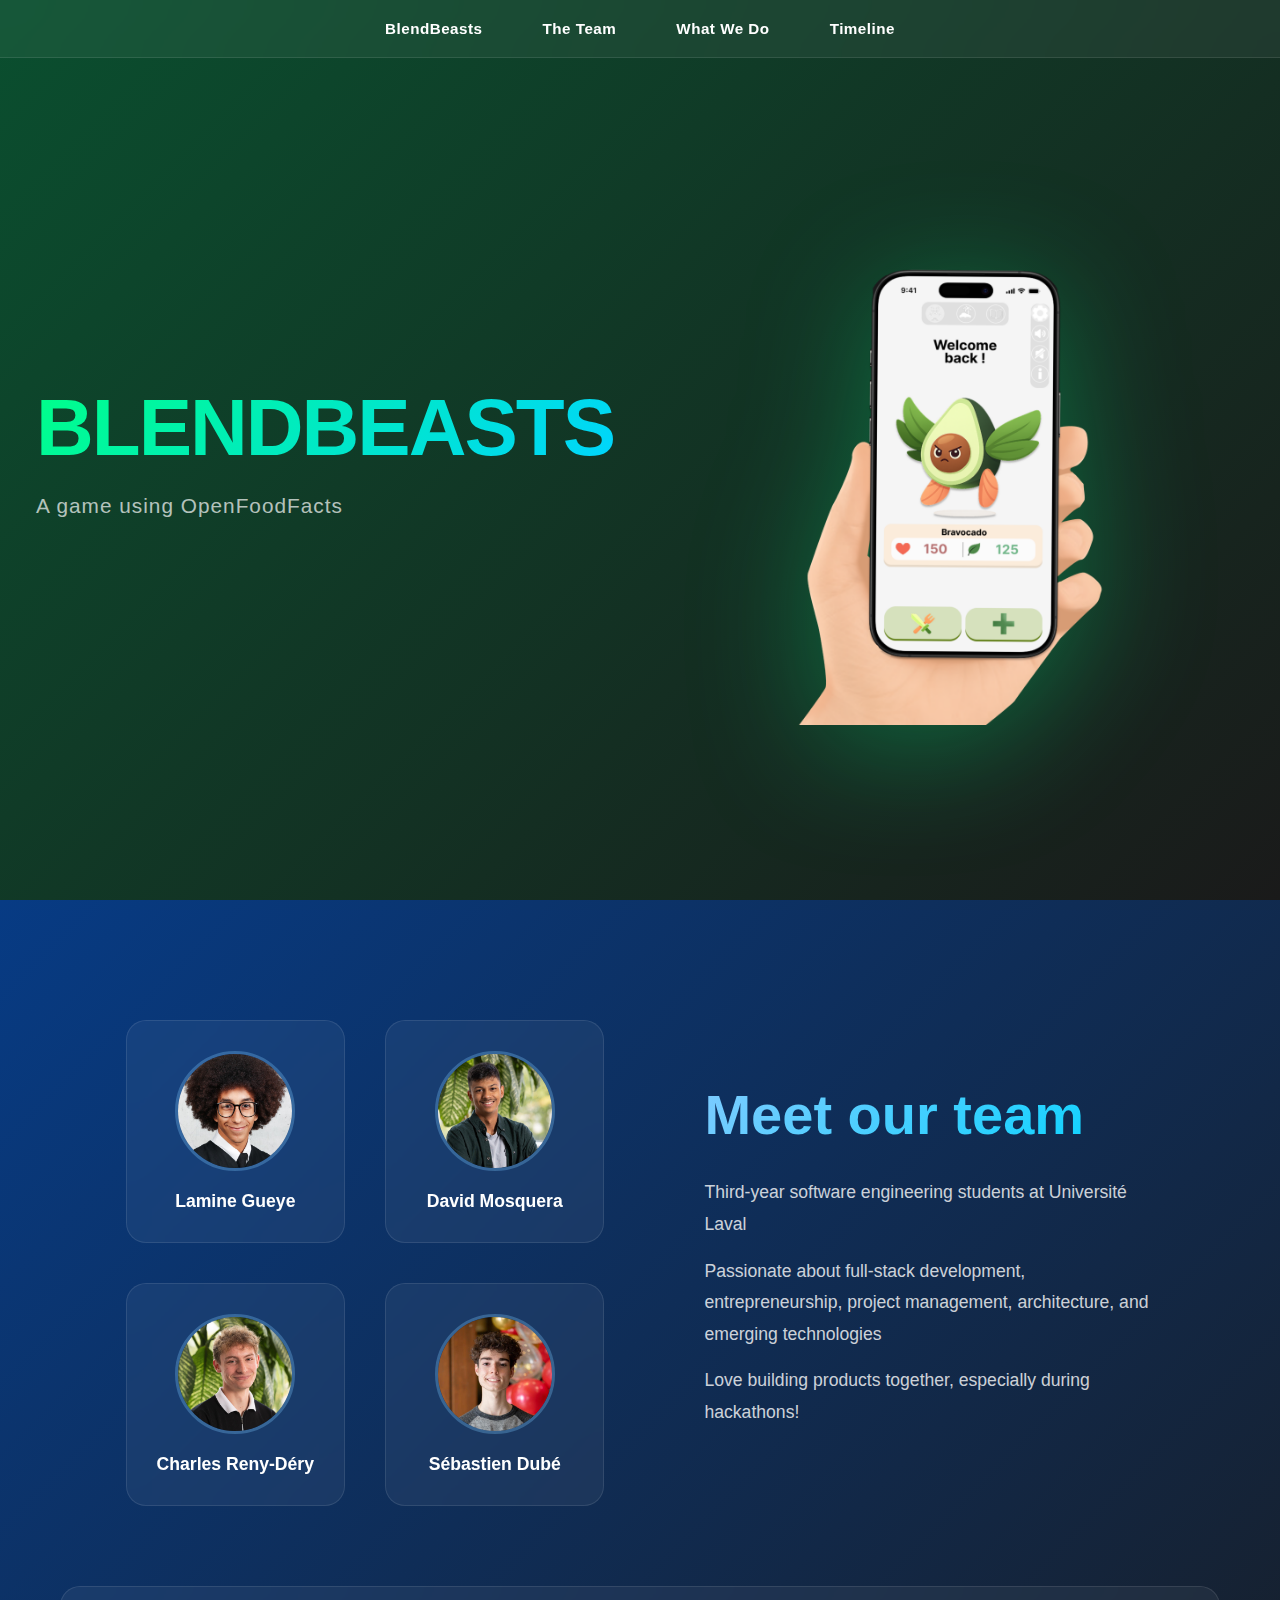
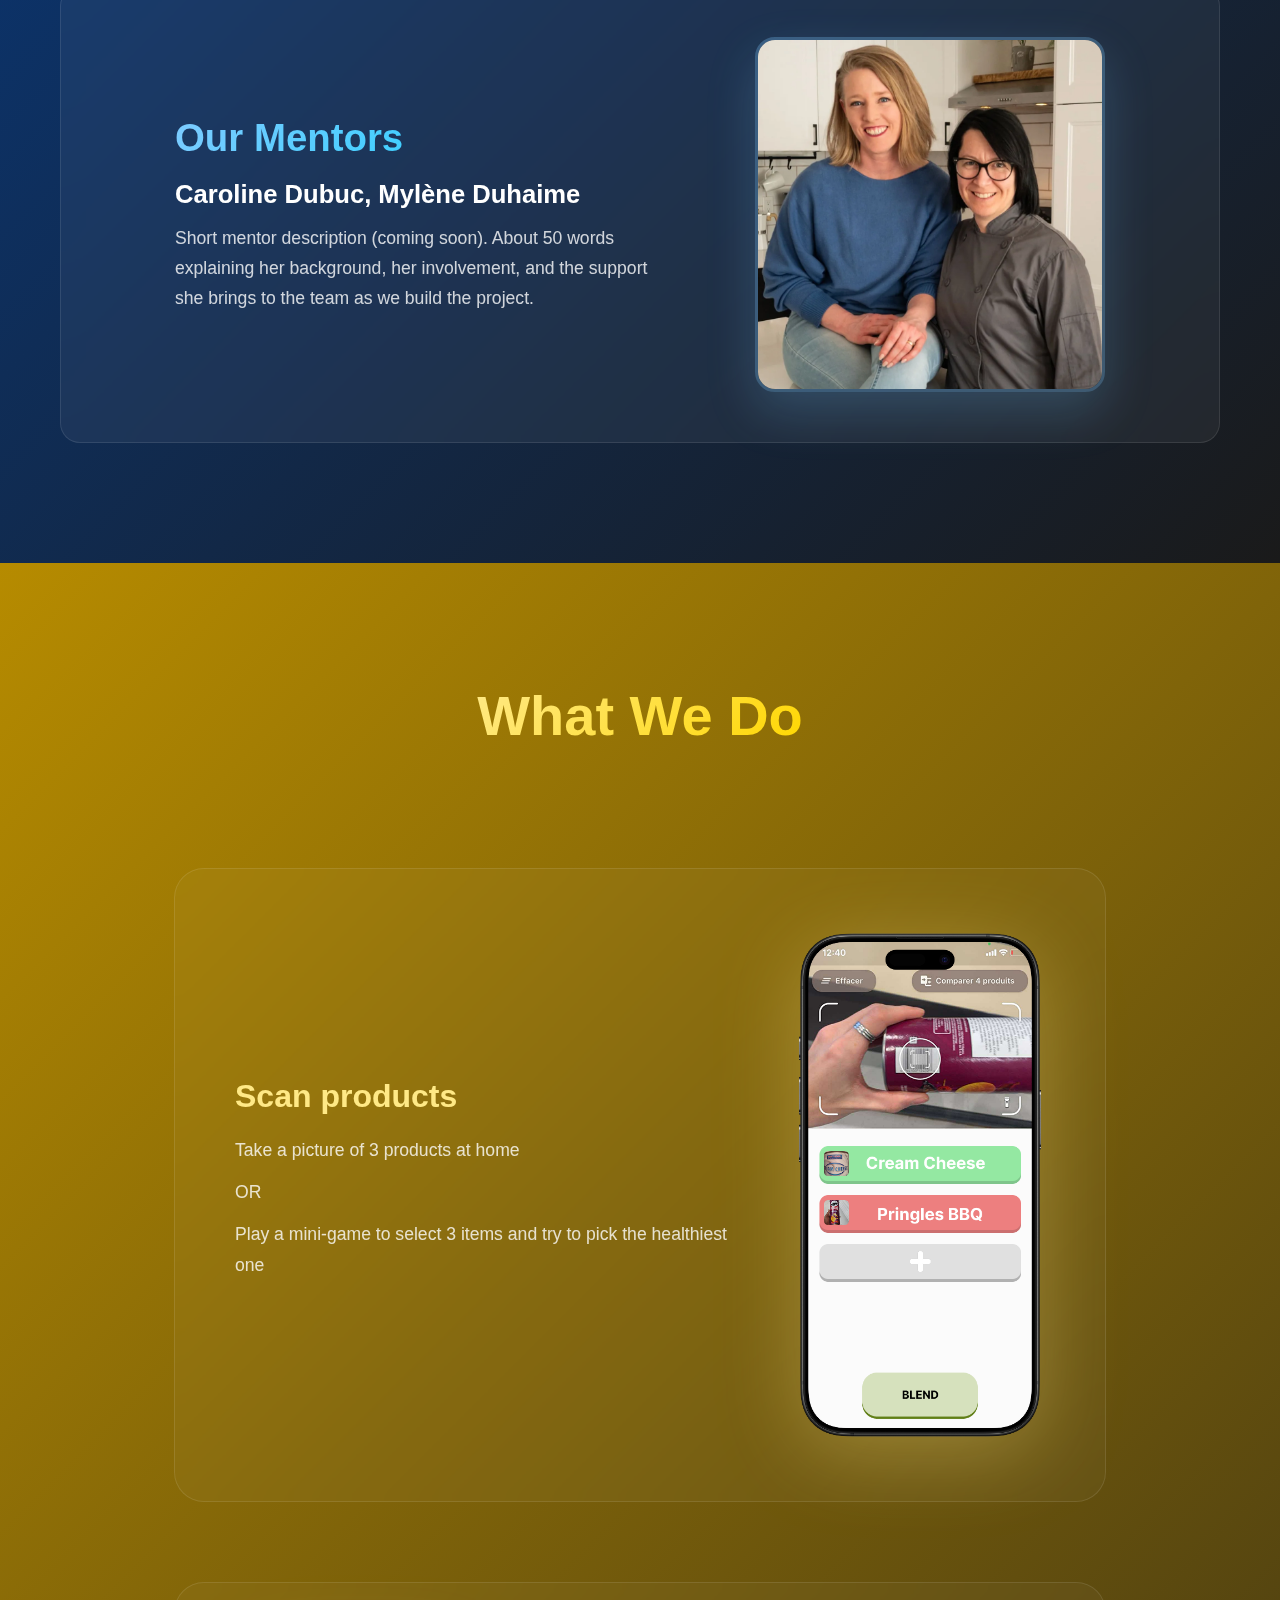
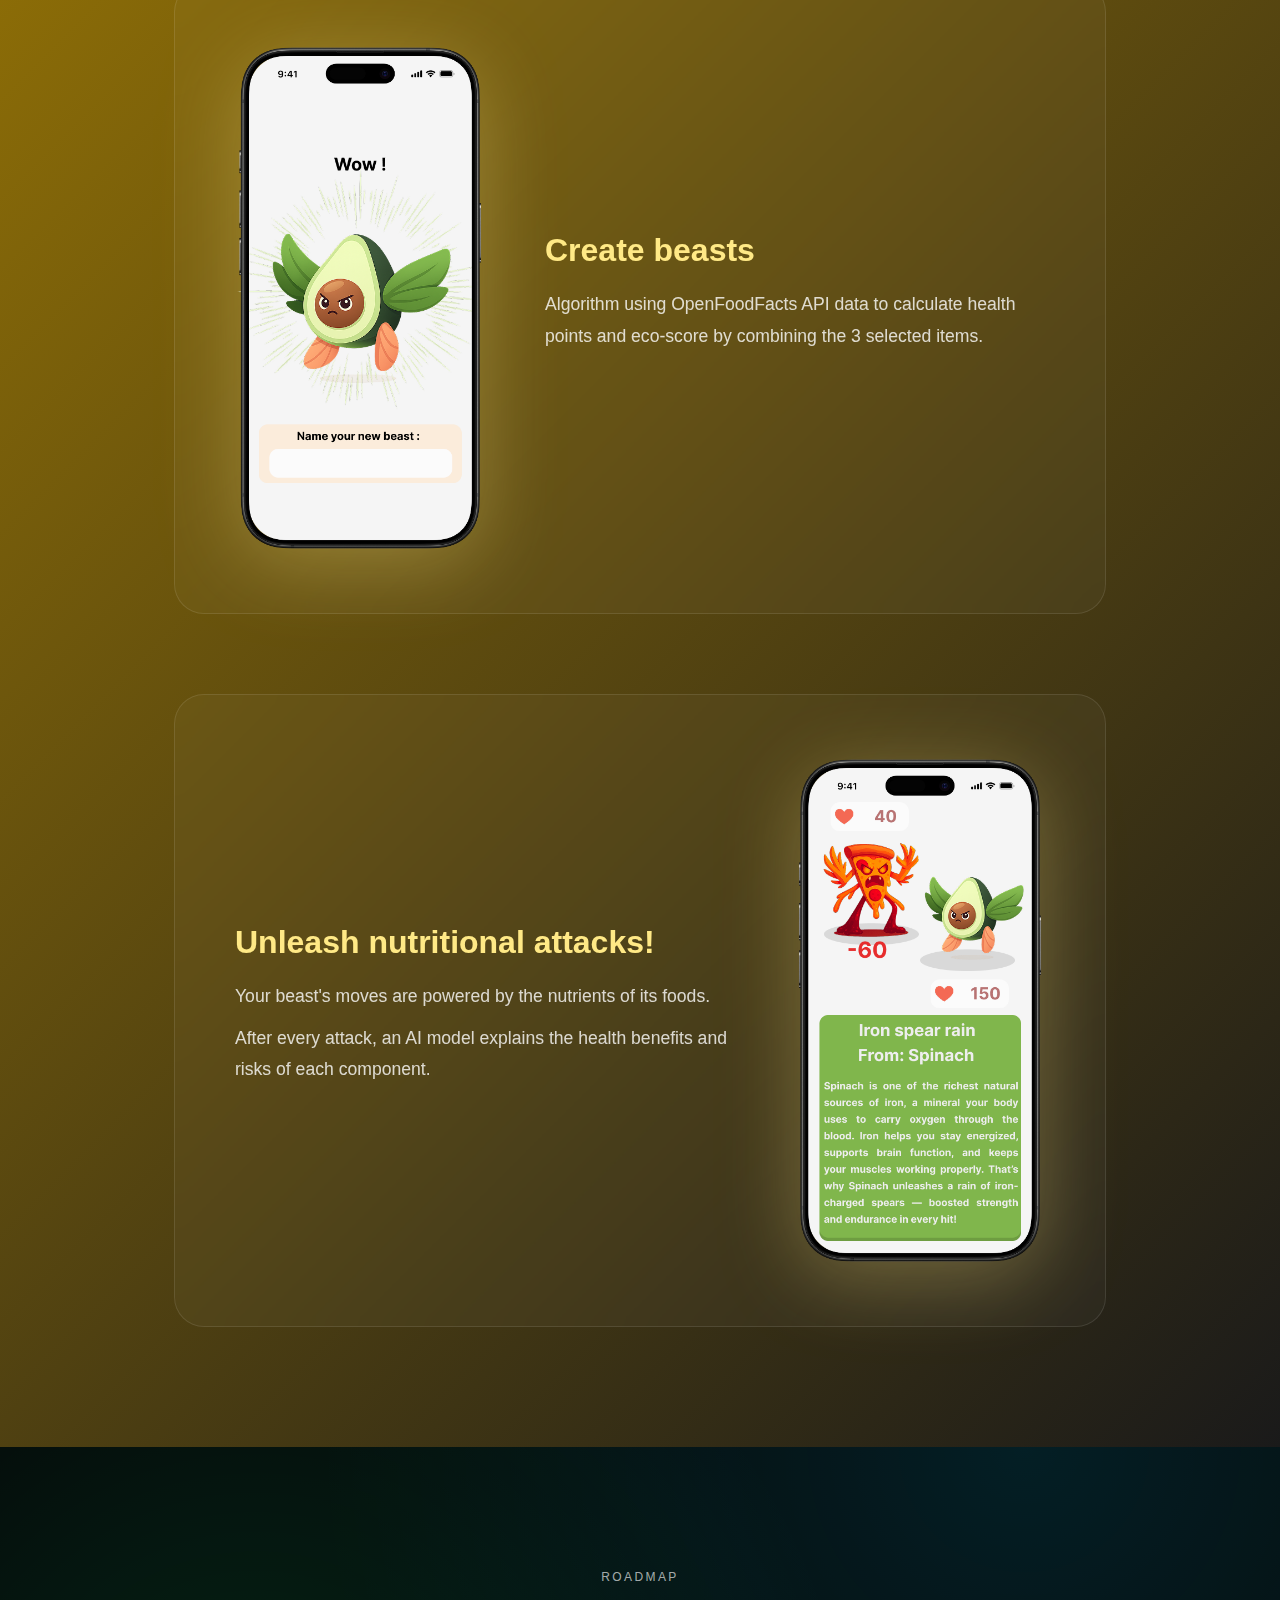
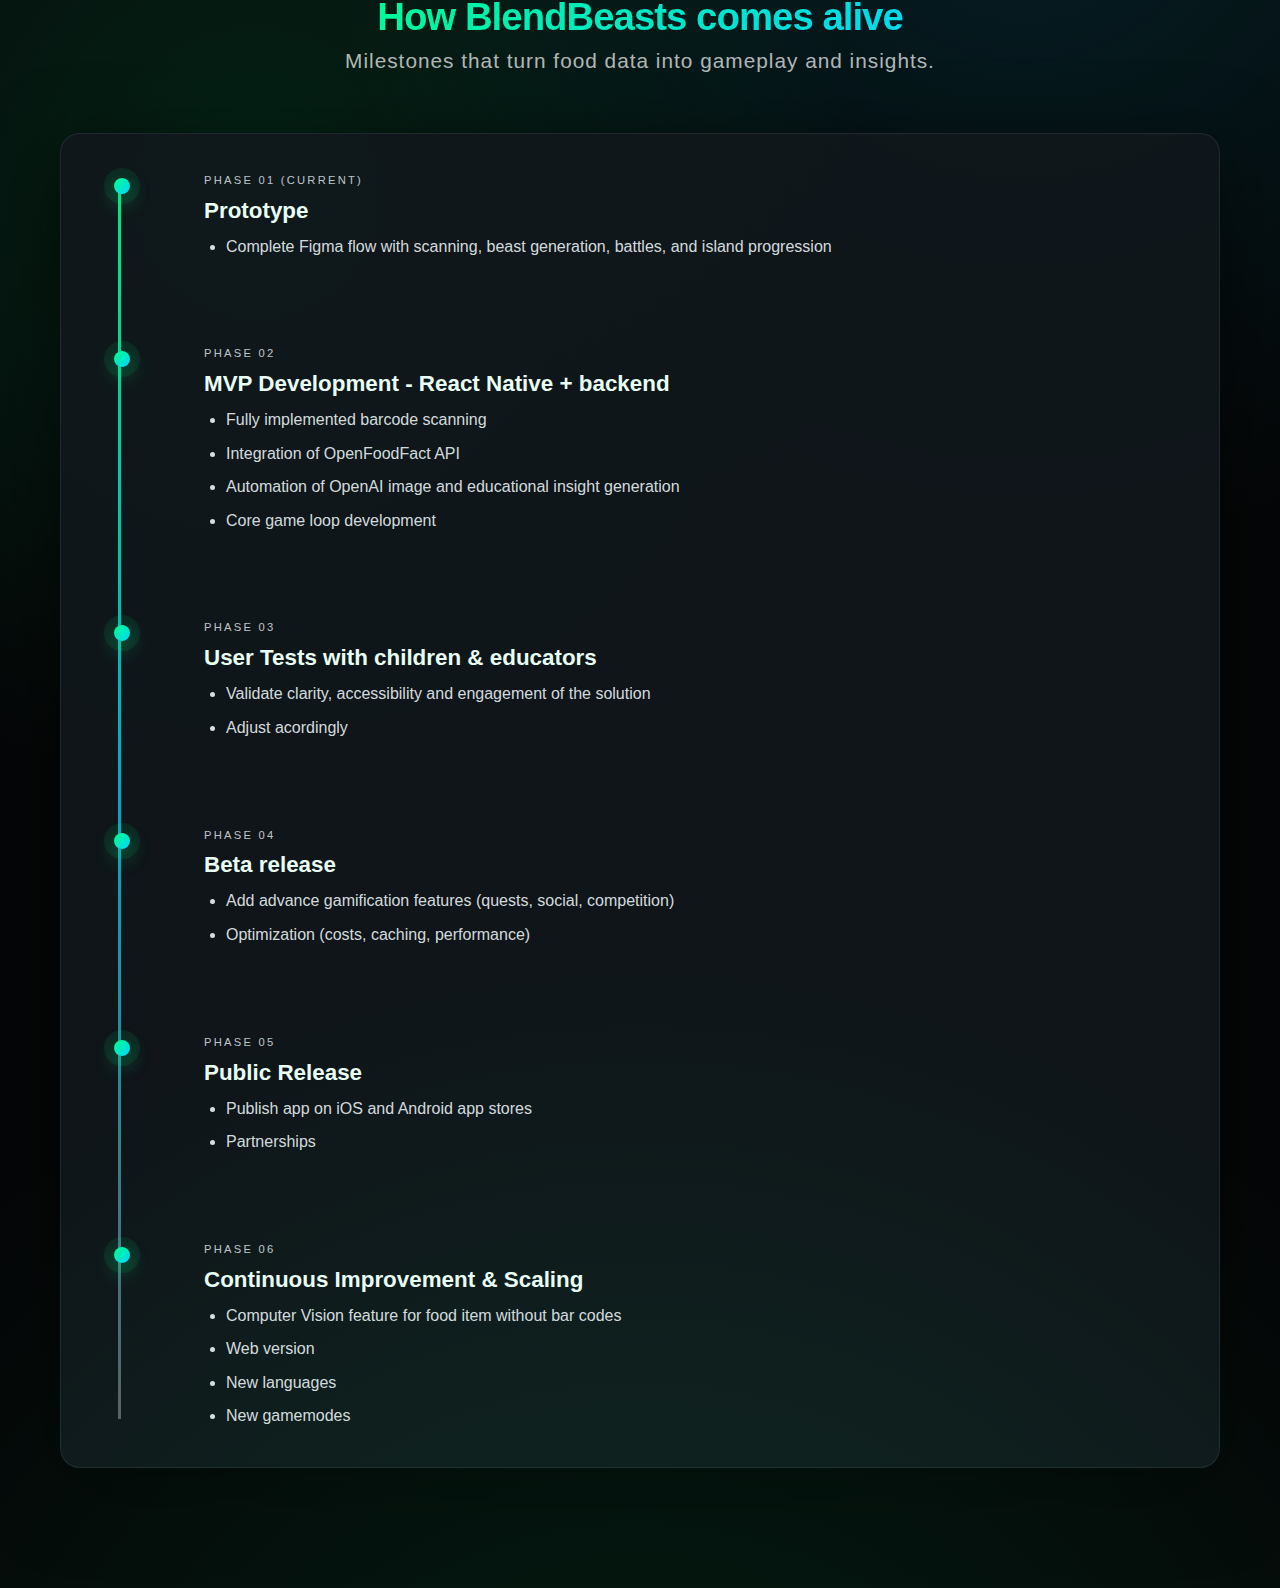
<file: index.html>
<!DOCTYPE html>
<html lang="fr">
  <head>
    <meta charset="UTF-8" />
    <meta name="viewport" content="width=device-width, initial-scale=1.0" />
    <title>BlendBeasts - App Mobile</title>
    <link rel="stylesheet" href="timeline.css" />
    <style>
      * {
        margin: 0;
        padding: 0;
        box-sizing: border-box;
      }

      body {
        font-family: "Segoe UI", Tahoma, Geneva, Verdana, sans-serif;
        scroll-behavior: smooth;
        background: #0a0a0a;
        color: #fff;
        overflow-x: hidden;
      }

      /* Header moderne avec effet glassmorphism */
      header {
        position: fixed;
        top: 0;
        left: 0;
        right: 0;
        background: rgba(255, 255, 255, 0.05);
        backdrop-filter: blur(20px);
        border-bottom: 1px solid rgba(255, 255, 255, 0.1);
        padding: 20px 60px;
        display: flex;
        justify-content: center;
        gap: 60px;
        z-index: 1000;
        transition: all 0.3s ease;
      }

      header a {
        text-decoration: none;
        color: #fff;
        font-weight: 600;
        font-size: 0.95rem;
        letter-spacing: 0.5px;
        position: relative;
        transition: color 0.3s ease;
      }

      header a::after {
        content: "";
        position: absolute;
        bottom: -5px;
        left: 0;
        width: 0;
        height: 2px;
        background: linear-gradient(90deg, #00ff88, #00d4ff);
        transition: width 0.3s ease;
      }

      header a:hover {
        color: #00ff88;
      }

      header a:hover::after {
        width: 100%;
      }

      section {
        min-height: 100vh;
        display: flex;
        align-items: center;
        justify-content: center;
        padding: 120px 60px;
        position: relative;
      }

      /* Hero Section avec gradient animé */
      #main {
        background: linear-gradient(
          135deg,
          #0a4f2f 0%,
          #1a1a1a 50%,
          #0a4f2f 100%
        );
        background-size: 200% 200%;
        animation: gradientShift 15s ease infinite;
        display: flex;
        flex-direction: row;
        align-items: center;
        justify-content: center;
        gap: 80px;
        padding: 140px 60px;
      }

      @keyframes gradientShift {
        0% {
          background-position: 0% 50%;
        }
        50% {
          background-position: 100% 50%;
        }
        100% {
          background-position: 0% 50%;
        }
      }

      .main-text h1 {
        font-size: 5rem;
        font-weight: 800;
        background: linear-gradient(135deg, #00ff88, #00d4ff);
        -webkit-background-clip: text;
        -webkit-text-fill-color: transparent;
        background-clip: text;
        margin-bottom: 20px;
        letter-spacing: -2px;
        animation: fadeInUp 1s ease;
      }

      .subtitle {
        font-size: 1.3rem;
        color: rgba(255, 255, 255, 0.7);
        font-weight: 300;
        letter-spacing: 1px;
        animation: fadeInUp 1s ease 0.2s backwards;
      }

      @keyframes fadeInUp {
        from {
          opacity: 0;
          transform: translateY(30px);
        }
        to {
          opacity: 1;
          transform: translateY(0);
        }
      }

      .phone-img {
        width: 550px;
        height: auto;
        filter: drop-shadow(0 20px 60px rgba(0, 255, 136, 0.3));
        animation: float 6s ease-in-out infinite;
      }

      @keyframes float {
        0%,
        100% {
          transform: translateY(0px);
        }
        50% {
          transform: translateY(-20px);
        }
      }

      /* Team Section */
      #team {
        background: linear-gradient(
          135deg,
          #073b84 0%,
          #1a1a1a 50%,
          #073b84 100%
        );
        background-size: 200% 200%;
        animation: gradientShift 15s ease infinite;
        display: flex;
        flex-direction: column;
        align-items: center;
        justify-content: center;
        gap: 80px;
      }

      .team-row {
        display: flex;
        flex-direction: row;
        align-items: center;
        justify-content: center;
        gap: 100px;
        width: 100%;
        max-width: 1400px;
      }

      .team-text {
        max-width: 450px;
      }

      .team-text h1 {
        font-size: 3.5rem;
        font-weight: 800;
        margin-bottom: 30px;
        background: linear-gradient(135deg, #7ecbff, #00d4ff);
        -webkit-background-clip: text;
        -webkit-text-fill-color: transparent;
        background-clip: text;
      }

      .team-text p {
        font-size: 1.1rem;
        line-height: 1.8;
        color: rgba(255, 255, 255, 0.8);
        margin-bottom: 15px;
      }

      .team-grid {
        display: grid;
        grid-template-columns: repeat(2, 1fr);
        gap: 40px;
      }

      .mentor-row {
        display: flex;
        flex-direction: row;
        align-items: center;
        justify-content: center;
        gap: 80px;
        width: 100%;
        max-width: 1400px;
        padding: 50px;
        background: rgba(255, 255, 255, 0.05);
        border-radius: 20px;
        backdrop-filter: blur(10px);
        border: 1px solid rgba(255, 255, 255, 0.1);
        transition: all 0.3s ease;
      }

      .mentor-row:hover {
        transform: translateY(-10px);
        background: rgba(255, 255, 255, 0.08);
        border-color: rgba(126, 203, 255, 0.5);
        box-shadow: 0 20px 60px rgba(126, 203, 255, 0.2);
      }

      .mentor-text {
        flex: 1;
        max-width: 500px;
      }

      .mentor-text h2 {
        font-size: 2.4rem;
        font-weight: 800;
        margin-bottom: 20px;
        background: linear-gradient(135deg, #7ecbff, #00d4ff);
        -webkit-background-clip: text;
        -webkit-text-fill-color: transparent;
      }

      .mentor-text h3 {
        font-size: 1.6rem;
        margin-bottom: 15px;
        color: #fff;
        font-weight: 600;
      }

      .mentor-text p {
        font-size: 1.1rem;
        line-height: 1.7;
        color: rgba(255, 255, 255, 0.8);
      }

      .mentor-img {
        width: 350px;
        height: auto;
        border-radius: 20px;
        object-fit: cover;
        box-shadow: 0 20px 50px rgba(126, 203, 255, 0.2);
        border: 3px solid rgba(126, 203, 255, 0.3);
        transition: all 0.3s ease;
      }

      .mentor-row:hover .mentor-img {
        border-color: #7ecbff;
        box-shadow: 0 0 30px rgba(126, 203, 255, 0.5);
      }

      .member {
        display: flex;
        flex-direction: column;
        align-items: center;
        text-align: center;
        padding: 30px;
        background: rgba(255, 255, 255, 0.05);
        border-radius: 20px;
        backdrop-filter: blur(10px);
        border: 1px solid rgba(255, 255, 255, 0.1);
        transition: all 0.3s ease;
      }

      .member:hover {
        transform: translateY(-10px);
        background: rgba(255, 255, 255, 0.08);
        border-color: rgba(126, 203, 255, 0.5);
        box-shadow: 0 20px 60px rgba(126, 203, 255, 0.2);
      }

      .member img {
        width: 120px;
        height: 120px;
        border-radius: 50%;
        border: 3px solid rgba(126, 203, 255, 0.3);
        margin-bottom: 20px;
        transition: all 0.3s ease;
      }

      .member:hover img {
        border-color: #7ecbff;
        box-shadow: 0 0 30px rgba(126, 203, 255, 0.5);
      }

      .member p {
        font-weight: 600;
        font-size: 1.1rem;
        color: #fff;
      }

      /* What We Do Section */
      #what {
        background: linear-gradient(
          135deg,
          #b68b00 0%,
          #1a1a1a 50%,
          #b68b00 100%
        );
        background-size: 200% 200%;
        animation: gradientShift 15s ease infinite;
        display: flex;
        flex-direction: column;
        gap: 80px;
        padding: 120px 60px;
      }

      #what > h1 {
        font-size: 3.5rem;
        font-weight: 800;
        text-align: center;
        margin-bottom: 40px;
        background: linear-gradient(135deg, #ffe986, #ffd700);
        -webkit-background-clip: text;
        -webkit-text-fill-color: transparent;
        background-clip: text;
      }

      .sub {
        display: flex;
        flex-direction: row;
        align-items: center;
        justify-content: center;
        gap: 60px;
        padding: 60px;
        background: rgba(255, 255, 255, 0.03);
        border-radius: 30px;
        backdrop-filter: blur(10px);
        border: 1px solid rgba(255, 255, 255, 0.1);
        transition: all 0.3s ease;
      }

      .sub:hover {
        background: rgba(255, 255, 255, 0.05);
        transform: scale(1.02);
        box-shadow: 0 30px 80px rgba(255, 233, 134, 0.15);
      }

      .sub:nth-child(even) {
        flex-direction: row-reverse;
      }

      .sub img {
        width: 250px;
        height: auto;
        filter: drop-shadow(0 15px 40px rgba(255, 233, 134, 0.3));
      }

      .sub-text h1 {
        font-size: 2rem;
        font-weight: 700;
        margin-bottom: 20px;
        color: #ffe986;
      }

      .sub-text p {
        font-size: 1.1rem;
        line-height: 1.8;
        color: rgba(255, 255, 255, 0.8);
        max-width: 500px;
        margin-bottom: 10px;
      }

      /* Responsive */
      @media (max-width: 1024px) {
        header {
          padding: 20px 30px;
          gap: 40px;
        }

        section {
          padding: 100px 40px;
        }

        #main {
          flex-direction: column;
          gap: 50px;
          padding: 140px 40px 100px;
        }

        .main-text h1 {
          font-size: 3.5rem;
          text-align: center;
        }

        .subtitle {
          text-align: center;
        }

        .phone-img {
          width: 280px;
        }

        .team-row {
          flex-direction: column;
          gap: 60px;
        }

        .mentor-row {
          flex-direction: column;
          gap: 40px;
          padding: 40px;
        }

        .team-text {
          text-align: center;
        }

        .team-text h1 {
          font-size: 2.5rem;
        }

        .mentor-text {
          text-align: center;
        }

        .mentor-img {
          max-width: 300px;
        }

        #what > h1 {
          font-size: 2.5rem;
        }

        .sub {
          flex-direction: column !important;
          padding: 40px;
          gap: 40px;
        }

        .sub img {
          width: 200px;
        }

        .sub-text {
          text-align: center;
        }

        .sub-text h1 {
          font-size: 1.6rem;
        }
      }

      @media (max-width: 768px) {
        header {
          padding: 15px 20px;
          gap: 30px;
        }

        header a {
          font-size: 0.85rem;
        }

        section {
          padding: 80px 20px;
        }

        #main {
          padding: 120px 20px 80px;
        }

        .main-text h1 {
          font-size: 2.5rem;
        }

        .subtitle {
          font-size: 1rem;
        }

        .phone-img {
          width: 220px;
        }

        .team-grid {
          gap: 20px;
        }

        .member {
          padding: 20px;
        }

        .member img {
          width: 100px;
          height: 100px;
        }

        .team-text h1 {
          font-size: 2rem;
        }

        .team-text p {
          font-size: 1rem;
        }

        .mentor-row {
          padding: 30px 20px;
        }

        .mentor-text h2 {
          font-size: 2rem;
        }

        #what > h1 {
          font-size: 2rem;
        }

        .sub {
          padding: 30px 20px;
        }

        .sub img {
          width: 160px;
        }

        .sub-text h1 {
          font-size: 1.4rem;
        }

        .sub-text p {
          font-size: 1rem;
        }
      }
  </style>
  </head>
  <body>
    <header>
      <a href="#main">BlendBeasts</a>
      <a href="#team">The Team</a>
      <a href="#what">What We Do</a>
      <a href="#timeline">Timeline</a>
    </header>

    <section id="main">
      <div class="main-text">
        <h1>BLENDBEASTS</h1>
        <p class="subtitle">A game using OpenFoodFacts</p>
      </div>
      <img src="assets/cellphoneMain.png" alt="Téléphone" class="phone-img" />
    </section>

    <section id="team">
      <div class="team-row">
        <div class="team-grid">
          <div class="member">
            <img src="assets/member1.jpg" alt="Member 1" />
            <p>Lamine Gueye</p>
          </div>
          <div class="member">
            <img src="assets/member2.jpg" alt="Member 2" />
            <p>David Mosquera</p>
          </div>
          <div class="member">
            <img src="assets/member3.jpg" alt="Member 3" />
            <p>Charles Reny-Déry</p>
          </div>
          <div class="member">
            <img src="assets/member4.jpg" alt="Member 4" />
            <p>Sébastien Dubé</p>
          </div>
        </div>

        <div class="team-text">
          <h1>Meet our team</h1>
          <p>Third-year software engineering students at Université Laval</p>
          <p>
            Passionate about full-stack development, entrepreneurship, project
            management, architecture, and emerging technologies
          </p>
          <p>Love building products together, especially during hackathons!</p>
        </div>
      </div>

      <div class="mentor-row">
        <div class="mentor-text">
          <h2>Our Mentors</h2>
          <h3>Caroline Dubuc, Mylène Duhaime</h3>
          <p>
            Short mentor description (coming soon). About 50 words explaining her background,
            her involvement, and the support she brings to the team as we build the project.
          </p>
        </div>
    
        <img src="assets/mentors.png" alt="Mentor" class="mentor-img" />
      </div>
    </section>

    <section id="what">
      <h1>What We Do</h1>

      <div class="sub">
        <img src="assets/cellphone1.png" alt="Create" />
        <div class="sub-text">
          <h1>Scan products</h1>
          <p>Take a picture of 3 products at home</p>
          <p>OR</p>
          <p>
            Play a mini-game to select 3 items and try to pick the healthiest
            one
          </p>
        </div>
      </div>

      <div class="sub">
        <img src="assets/cellphone2.png" alt="Create" />
        <div class="sub-text">
          <h1>Create beasts</h1>
          <p>
            Algorithm using OpenFoodFacts API data to calculate health points
            and eco-score by combining the 3 selected items.
          </p>
        </div>
      </div>

      <div class="sub">
        <img src="assets/cellphone3.png" alt="Create" />
        <div class="sub-text">
          <h1>Unleash nutritional attacks!</h1>
          <p>Your beast's moves are powered by the nutrients of its foods.</p>
          <p>
            After every attack, an AI model explains the health benefits and
            risks of each component.
          </p>
        </div>
      </div>
    </section>

    <section id="timeline" class="timeline-section">
      <div class="timeline-header">
        <p class="eyebrow">Roadmap</p>
        <h1>How BlendBeasts comes alive</h1>
        <p class="subtitle">
          Milestones that turn food data into gameplay and insights.
        </p>
      </div>

      <div class="timeline-card">
        <div class="timeline">
          <div id="timeline-items"></div>
        </div>
      </div>
    </section>

    <script>
      // Timeline data is centralized here so items can be added/removed easily.
      const timelineEvents = [
        {
          eyebrow: 'Phase 01 (Current)',
          title: 'Prototype',
          copy:
            '-- Complete Figma flow with scanning, beast generation, battles, and island progression',
        },
        {
          eyebrow: 'Phase 02',
          title: ' MVP Development - React Native + backend',
          copy:
            'Fully implemented barcode scanning -- Integration of OpenFoodFact API -- Automation of OpenAI image and educational insight generation -- Core game loop development',
        },
        {
          eyebrow: 'Phase 03',
          title: 'User Tests with children & educators',
          copy:
            'Validate clarity, accessibility and engagement of the solution -- Adjust acordingly',
        },
        {
          eyebrow: 'Phase 04',
          title: 'Beta release',
          copy:
            'Add advance gamification features (quests, social, competition) -- Optimization (costs, caching, performance)',
        },
        {
          eyebrow: 'Phase 05',
          title: 'Public Release',
          copy:
            'Publish app on iOS and Android app stores -- Partnerships',
        },
        {
          eyebrow: 'Phase 06',
          title: 'Continuous Improvement & Scaling',
          copy:
            'Computer Vision feature for food item without bar codes -- Web version -- New languages -- New gamemodes',
        }
      ];

      const timelineList = document.getElementById('timeline-items');
      timelineList.innerHTML = timelineEvents
        .map(
          (item) => {
            const bullets = item.copy
              .split('--')
              .map((entry) => entry.trim())
              .filter(Boolean);
            const bulletList = bullets
              .map((entry) => `<li>${entry}</li>`)
              .join('');

            return `
        <div class="timeline-item">
          <div class="timeline-node"></div>
          <div>
            <p class="eyebrow">${item.eyebrow}</p>
            <h2>${item.title}</h2>
            <ul class="timeline-list">
              ${bulletList}
            </ul>
          </div>
        </div>
      `;
          }
        )
        .join('');
    </script>
  </body>
</html>
</file>
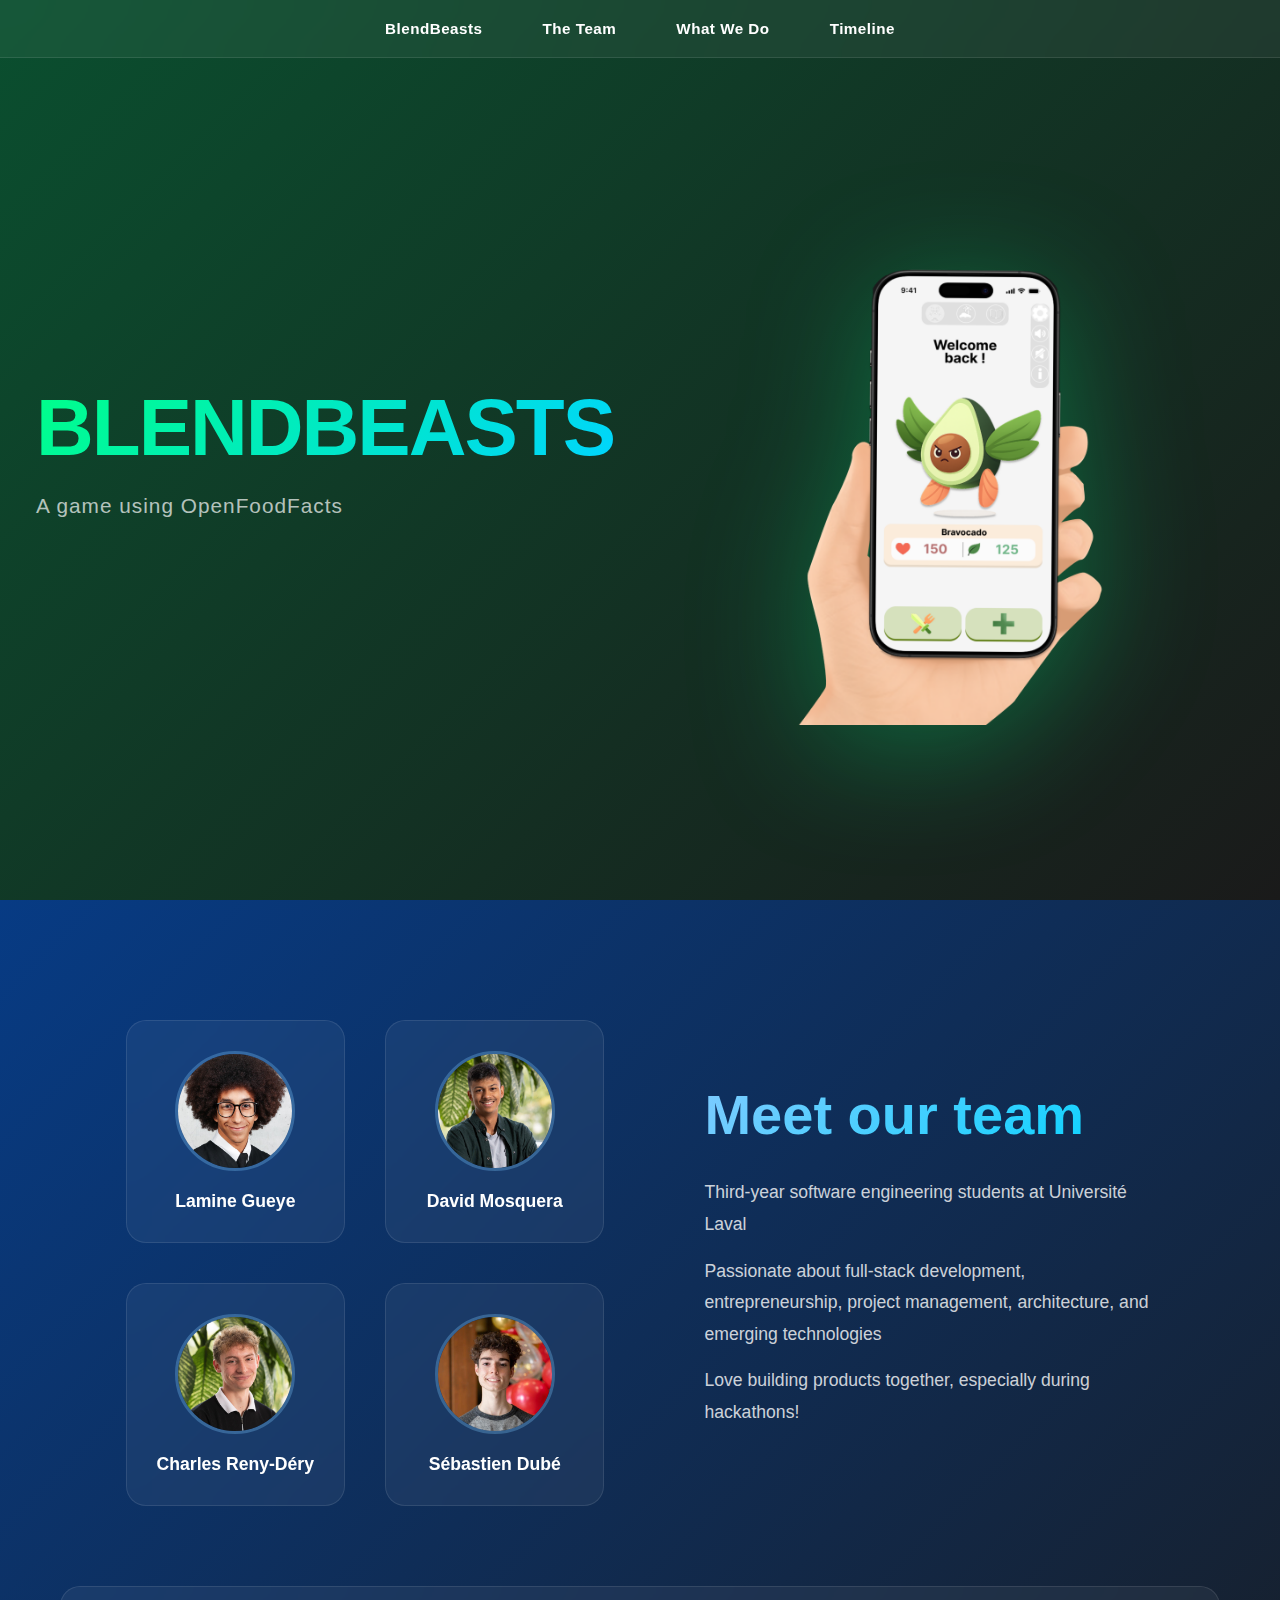
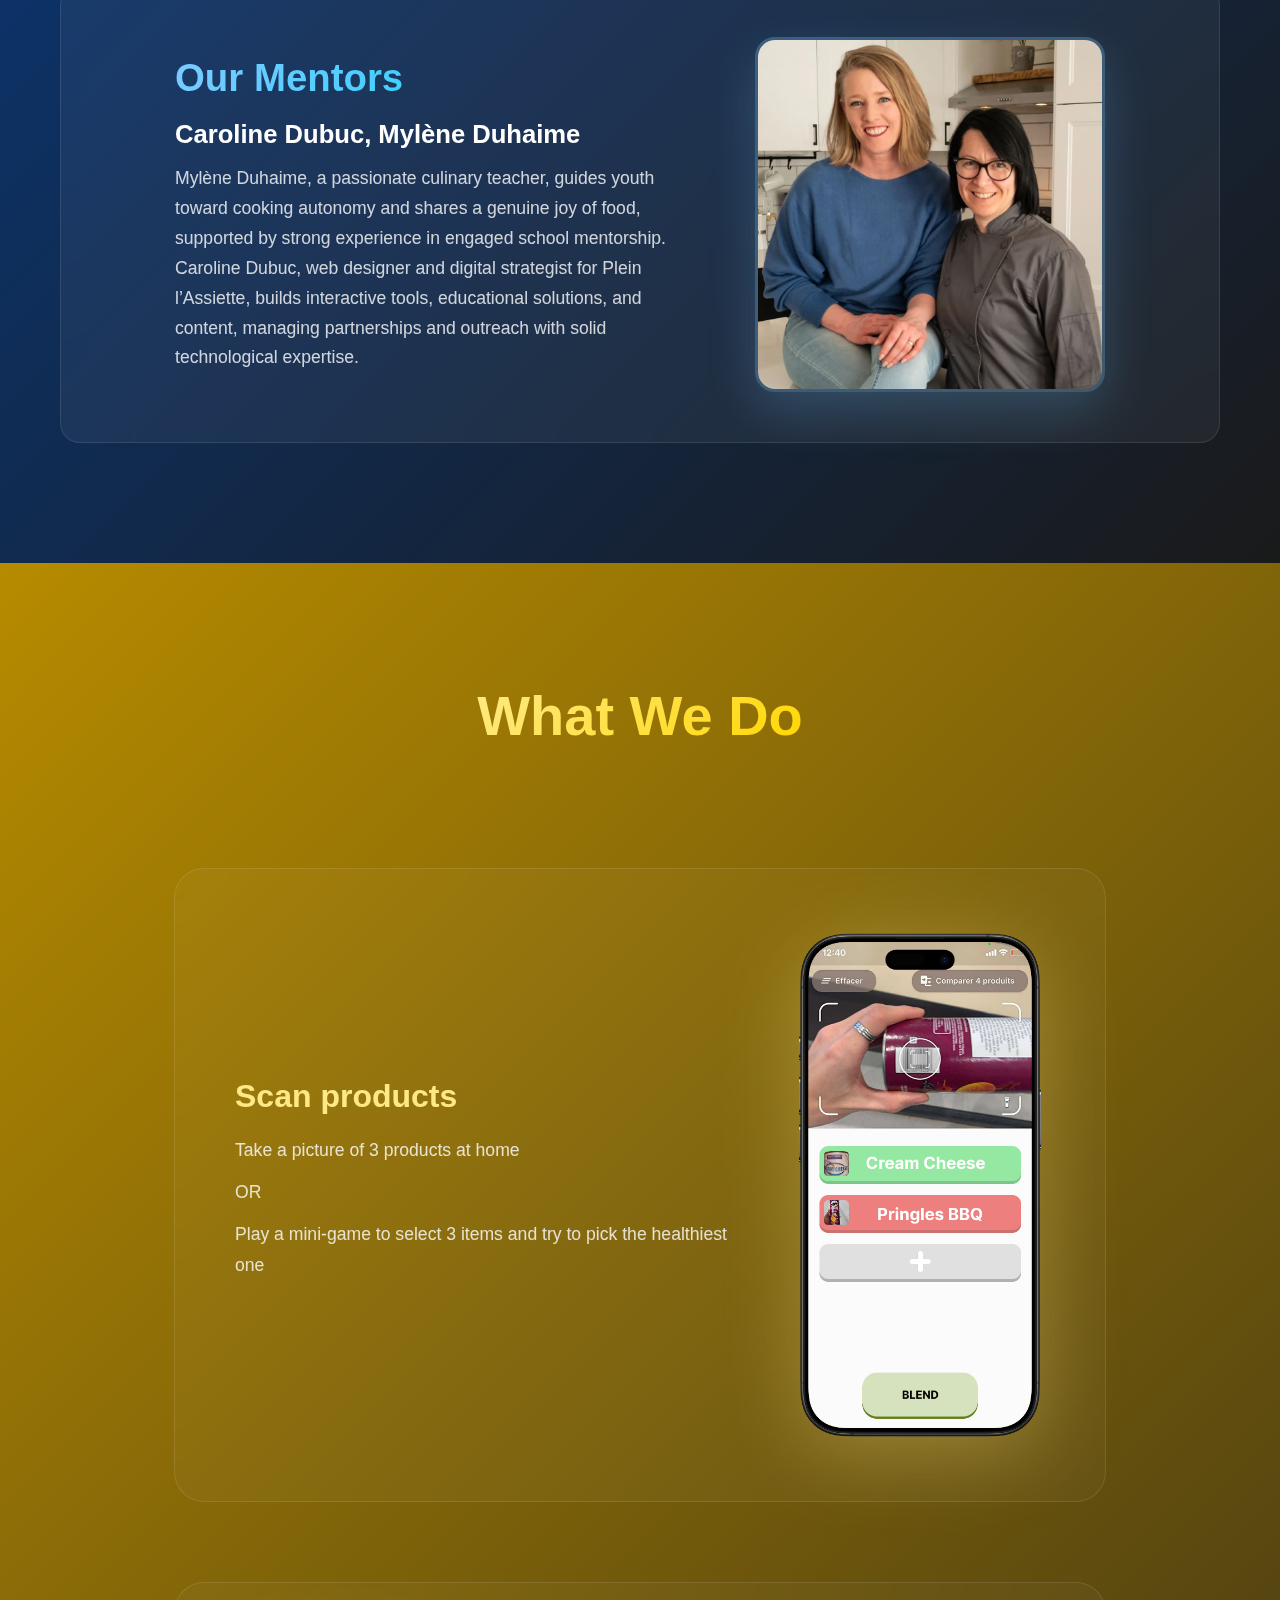
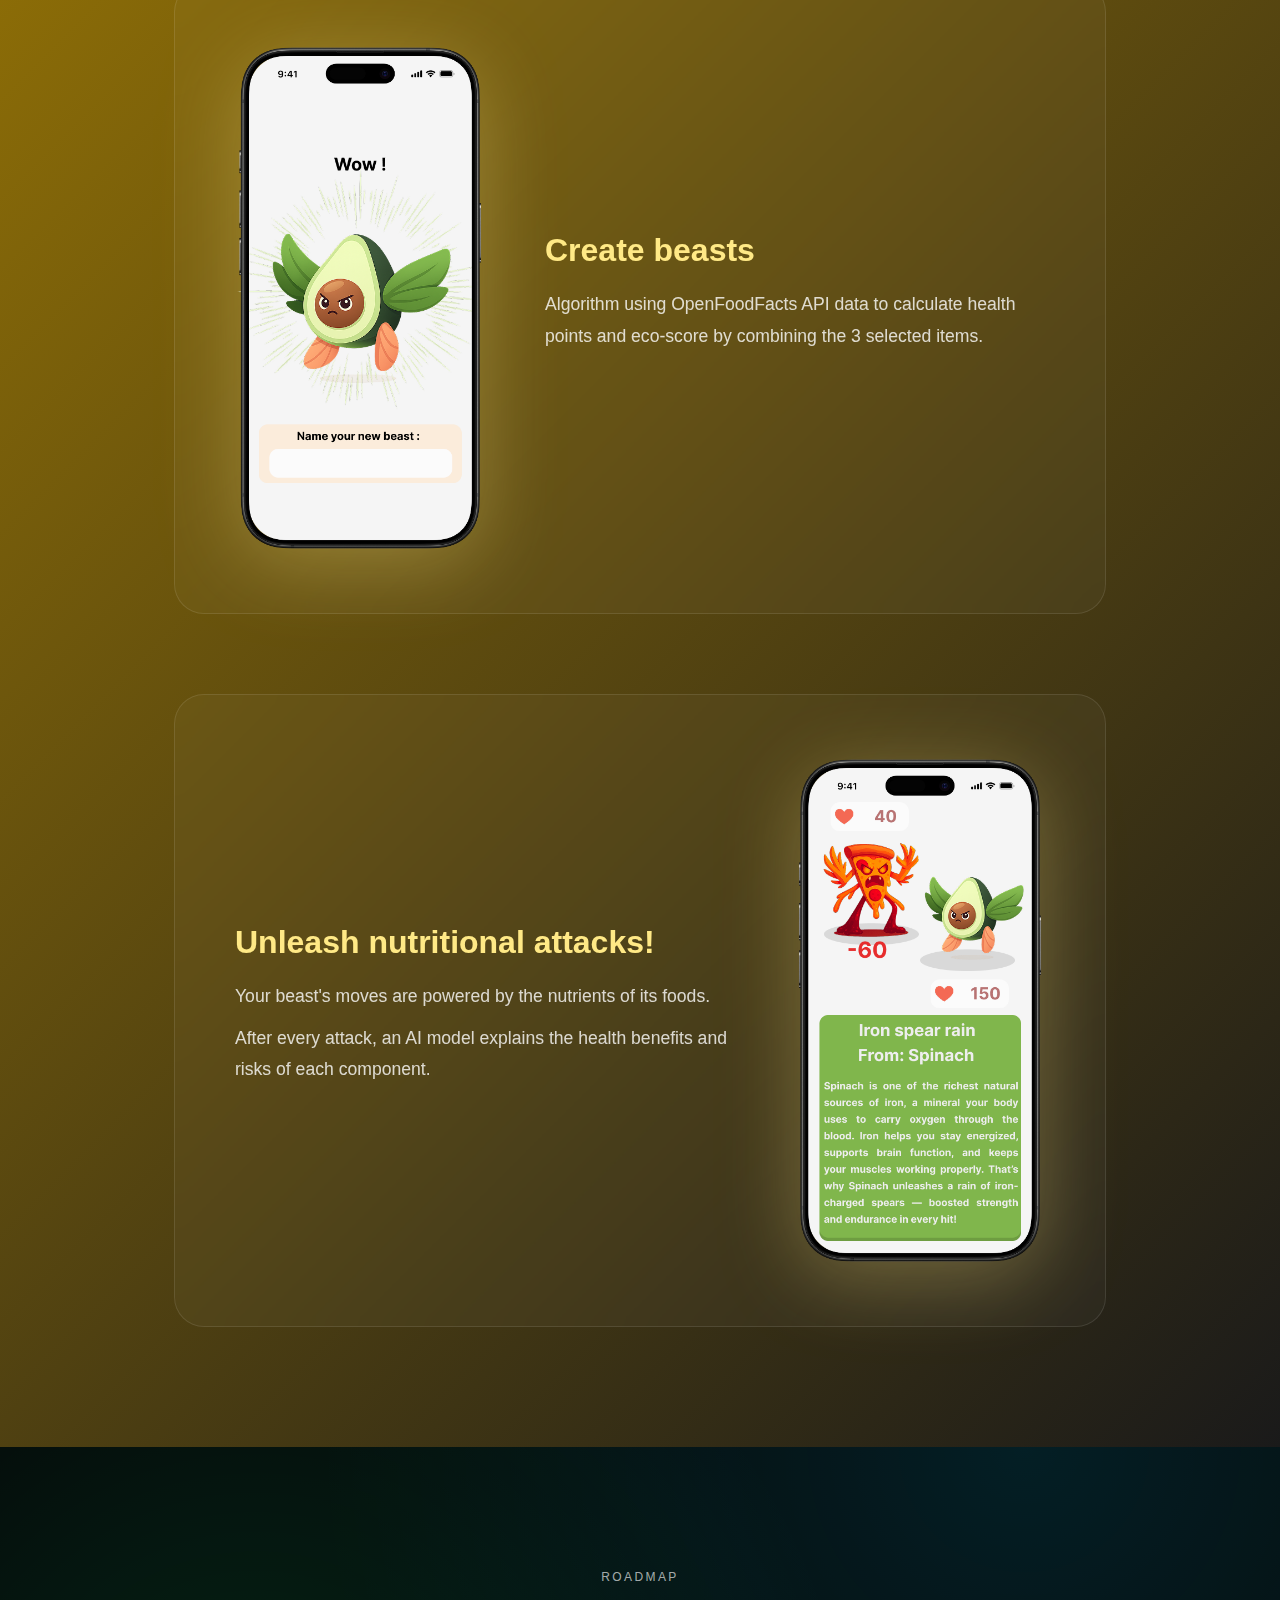
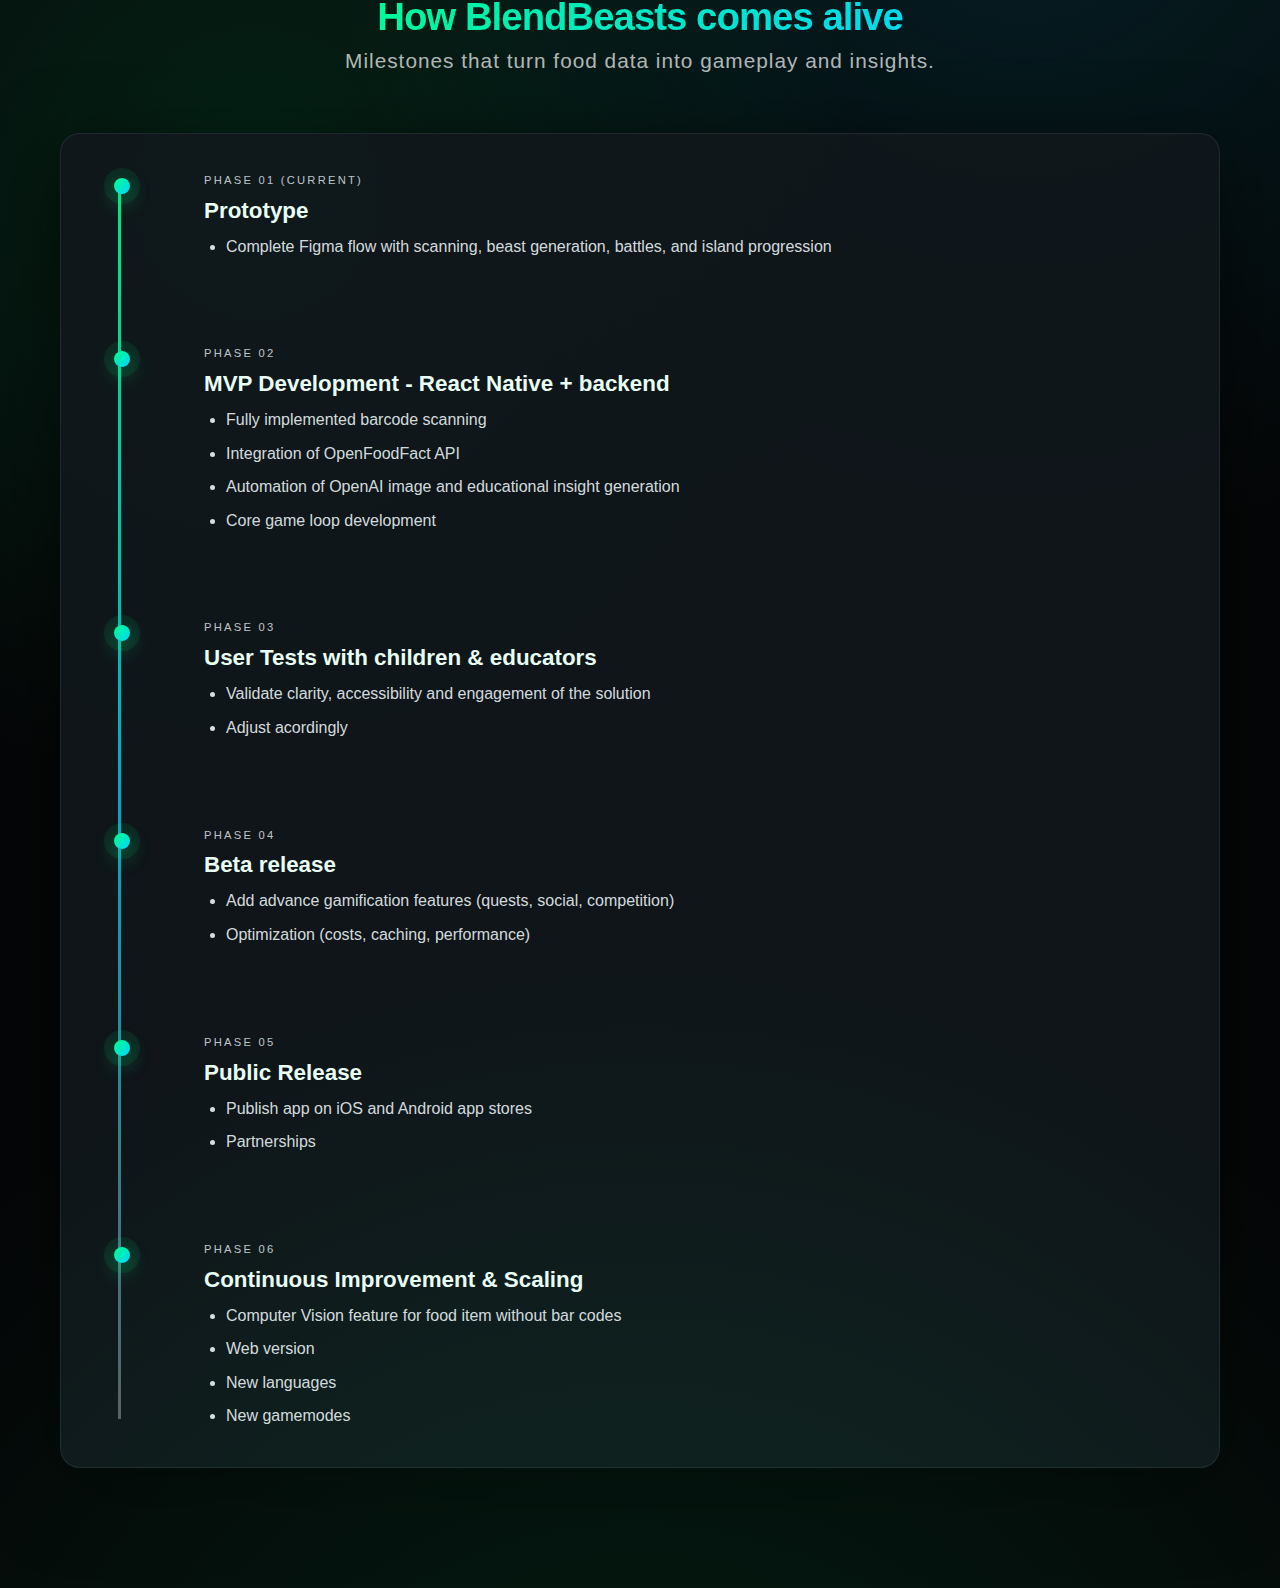
<file: docs/index.html>
<!DOCTYPE html>
<html lang="fr">
  <head>
    <meta charset="UTF-8" />
    <meta name="viewport" content="width=device-width, initial-scale=1.0" />
    <title>BlendBeasts - App Mobile</title>
    <link rel="stylesheet" href="timeline.css" />
    <style>
      * {
        margin: 0;
        padding: 0;
        box-sizing: border-box;
      }

      body {
        font-family: "Segoe UI", Tahoma, Geneva, Verdana, sans-serif;
        scroll-behavior: smooth;
        background: #0a0a0a;
        color: #fff;
        overflow-x: hidden;
      }

      /* Header moderne avec effet glassmorphism */
      header {
        position: fixed;
        top: 0;
        left: 0;
        right: 0;
        background: rgba(255, 255, 255, 0.05);
        backdrop-filter: blur(20px);
        border-bottom: 1px solid rgba(255, 255, 255, 0.1);
        padding: 20px 60px;
        display: flex;
        justify-content: center;
        gap: 60px;
        z-index: 1000;
        transition: all 0.3s ease;
      }

      header a {
        text-decoration: none;
        color: #fff;
        font-weight: 600;
        font-size: 0.95rem;
        letter-spacing: 0.5px;
        position: relative;
        transition: color 0.3s ease;
      }

      header a::after {
        content: "";
        position: absolute;
        bottom: -5px;
        left: 0;
        width: 0;
        height: 2px;
        background: linear-gradient(90deg, #00ff88, #00d4ff);
        transition: width 0.3s ease;
      }

      header a:hover {
        color: #00ff88;
      }

      header a:hover::after {
        width: 100%;
      }

      section {
        min-height: 100vh;
        display: flex;
        align-items: center;
        justify-content: center;
        padding: 120px 60px;
        position: relative;
      }

      /* Hero Section avec gradient animé */
      #main {
        background: linear-gradient(
          135deg,
          #0a4f2f 0%,
          #1a1a1a 50%,
          #0a4f2f 100%
        );
        background-size: 200% 200%;
        animation: gradientShift 15s ease infinite;
        display: flex;
        flex-direction: row;
        align-items: center;
        justify-content: center;
        gap: 80px;
        padding: 140px 60px;
      }

      @keyframes gradientShift {
        0% {
          background-position: 0% 50%;
        }
        50% {
          background-position: 100% 50%;
        }
        100% {
          background-position: 0% 50%;
        }
      }

      .main-text h1 {
        font-size: 5rem;
        font-weight: 800;
        background: linear-gradient(135deg, #00ff88, #00d4ff);
        -webkit-background-clip: text;
        -webkit-text-fill-color: transparent;
        background-clip: text;
        margin-bottom: 20px;
        letter-spacing: -2px;
        animation: fadeInUp 1s ease;
      }

      .subtitle {
        font-size: 1.3rem;
        color: rgba(255, 255, 255, 0.7);
        font-weight: 300;
        letter-spacing: 1px;
        animation: fadeInUp 1s ease 0.2s backwards;
      }

      @keyframes fadeInUp {
        from {
          opacity: 0;
          transform: translateY(30px);
        }
        to {
          opacity: 1;
          transform: translateY(0);
        }
      }

      .phone-img {
        width: 550px;
        height: auto;
        filter: drop-shadow(0 20px 60px rgba(0, 255, 136, 0.3));
        animation: float 6s ease-in-out infinite;
      }

      @keyframes float {
        0%,
        100% {
          transform: translateY(0px);
        }
        50% {
          transform: translateY(-20px);
        }
      }

      /* Team Section */
      #team {
        background: linear-gradient(
          135deg,
          #073b84 0%,
          #1a1a1a 50%,
          #073b84 100%
        );
        background-size: 200% 200%;
        animation: gradientShift 15s ease infinite;
        display: flex;
        flex-direction: column;
        align-items: center;
        justify-content: center;
        gap: 80px;
      }

      .team-row {
        display: flex;
        flex-direction: row;
        align-items: center;
        justify-content: center;
        gap: 100px;
        width: 100%;
        max-width: 1400px;
      }

      .team-text {
        max-width: 450px;
      }

      .team-text h1 {
        font-size: 3.5rem;
        font-weight: 800;
        margin-bottom: 30px;
        background: linear-gradient(135deg, #7ecbff, #00d4ff);
        -webkit-background-clip: text;
        -webkit-text-fill-color: transparent;
        background-clip: text;
      }

      .team-text p {
        font-size: 1.1rem;
        line-height: 1.8;
        color: rgba(255, 255, 255, 0.8);
        margin-bottom: 15px;
      }

      .team-grid {
        display: grid;
        grid-template-columns: repeat(2, 1fr);
        gap: 40px;
      }

      .mentor-row {
        display: flex;
        flex-direction: row;
        align-items: center;
        justify-content: center;
        gap: 80px;
        width: 100%;
        max-width: 1400px;
        padding: 50px;
        background: rgba(255, 255, 255, 0.05);
        border-radius: 20px;
        backdrop-filter: blur(10px);
        border: 1px solid rgba(255, 255, 255, 0.1);
        transition: all 0.3s ease;
      }

      .mentor-row:hover {
        transform: translateY(-10px);
        background: rgba(255, 255, 255, 0.08);
        border-color: rgba(126, 203, 255, 0.5);
        box-shadow: 0 20px 60px rgba(126, 203, 255, 0.2);
      }

      .mentor-text {
        flex: 1;
        max-width: 500px;
      }

      .mentor-text h2 {
        font-size: 2.4rem;
        font-weight: 800;
        margin-bottom: 20px;
        background: linear-gradient(135deg, #7ecbff, #00d4ff);
        -webkit-background-clip: text;
        -webkit-text-fill-color: transparent;
      }

      .mentor-text h3 {
        font-size: 1.6rem;
        margin-bottom: 15px;
        color: #fff;
        font-weight: 600;
      }

      .mentor-text p {
        font-size: 1.1rem;
        line-height: 1.7;
        color: rgba(255, 255, 255, 0.8);
      }

      .mentor-img {
        width: 350px;
        height: auto;
        border-radius: 20px;
        object-fit: cover;
        box-shadow: 0 20px 50px rgba(126, 203, 255, 0.2);
        border: 3px solid rgba(126, 203, 255, 0.3);
        transition: all 0.3s ease;
      }

      .mentor-row:hover .mentor-img {
        border-color: #7ecbff;
        box-shadow: 0 0 30px rgba(126, 203, 255, 0.5);
      }

      .member {
        display: flex;
        flex-direction: column;
        align-items: center;
        text-align: center;
        padding: 30px;
        background: rgba(255, 255, 255, 0.05);
        border-radius: 20px;
        backdrop-filter: blur(10px);
        border: 1px solid rgba(255, 255, 255, 0.1);
        transition: all 0.3s ease;
      }

      .member:hover {
        transform: translateY(-10px);
        background: rgba(255, 255, 255, 0.08);
        border-color: rgba(126, 203, 255, 0.5);
        box-shadow: 0 20px 60px rgba(126, 203, 255, 0.2);
      }

      .member img {
        width: 120px;
        height: 120px;
        border-radius: 50%;
        border: 3px solid rgba(126, 203, 255, 0.3);
        margin-bottom: 20px;
        transition: all 0.3s ease;
      }

      .member:hover img {
        border-color: #7ecbff;
        box-shadow: 0 0 30px rgba(126, 203, 255, 0.5);
      }

      .member p {
        font-weight: 600;
        font-size: 1.1rem;
        color: #fff;
      }

      /* What We Do Section */
      #what {
        background: linear-gradient(
          135deg,
          #b68b00 0%,
          #1a1a1a 50%,
          #b68b00 100%
        );
        background-size: 200% 200%;
        animation: gradientShift 15s ease infinite;
        display: flex;
        flex-direction: column;
        gap: 80px;
        padding: 120px 60px;
      }

      #what > h1 {
        font-size: 3.5rem;
        font-weight: 800;
        text-align: center;
        margin-bottom: 40px;
        background: linear-gradient(135deg, #ffe986, #ffd700);
        -webkit-background-clip: text;
        -webkit-text-fill-color: transparent;
        background-clip: text;
      }

      .sub {
        display: flex;
        flex-direction: row;
        align-items: center;
        justify-content: center;
        gap: 60px;
        padding: 60px;
        background: rgba(255, 255, 255, 0.03);
        border-radius: 30px;
        backdrop-filter: blur(10px);
        border: 1px solid rgba(255, 255, 255, 0.1);
        transition: all 0.3s ease;
      }

      .sub:hover {
        background: rgba(255, 255, 255, 0.05);
        transform: scale(1.02);
        box-shadow: 0 30px 80px rgba(255, 233, 134, 0.15);
      }

      .sub:nth-child(even) {
        flex-direction: row-reverse;
      }

      .sub img {
        width: 250px;
        height: auto;
        filter: drop-shadow(0 15px 40px rgba(255, 233, 134, 0.3));
      }

      .sub-text h1 {
        font-size: 2rem;
        font-weight: 700;
        margin-bottom: 20px;
        color: #ffe986;
      }

      .sub-text p {
        font-size: 1.1rem;
        line-height: 1.8;
        color: rgba(255, 255, 255, 0.8);
        max-width: 500px;
        margin-bottom: 10px;
      }

      /* Responsive */
      @media (max-width: 1024px) {
        header {
          padding: 20px 30px;
          gap: 40px;
        }

        section {
          padding: 100px 40px;
        }

        #main {
          flex-direction: column;
          gap: 50px;
          padding: 140px 40px 100px;
        }

        .main-text h1 {
          font-size: 3.5rem;
          text-align: center;
        }

        .subtitle {
          text-align: center;
        }

        .phone-img {
          width: 280px;
        }

        .team-row {
          flex-direction: column;
          gap: 60px;
        }

        .mentor-row {
          flex-direction: column;
          gap: 40px;
          padding: 40px;
        }

        .team-text {
          text-align: center;
        }

        .team-text h1 {
          font-size: 2.5rem;
        }

        .mentor-text {
          text-align: center;
        }

        .mentor-img {
          max-width: 300px;
        }

        #what > h1 {
          font-size: 2.5rem;
        }

        .sub {
          flex-direction: column !important;
          padding: 40px;
          gap: 40px;
        }

        .sub img {
          width: 200px;
        }

        .sub-text {
          text-align: center;
        }

        .sub-text h1 {
          font-size: 1.6rem;
        }
      }

      @media (max-width: 768px) {
        header {
          padding: 15px 20px;
          gap: 30px;
        }

        header a {
          font-size: 0.85rem;
        }

        section {
          padding: 80px 20px;
        }

        #main {
          padding: 120px 20px 80px;
        }

        .main-text h1 {
          font-size: 2.5rem;
        }

        .subtitle {
          font-size: 1rem;
        }

        .phone-img {
          width: 220px;
        }

        .team-grid {
          gap: 20px;
        }

        .member {
          padding: 20px;
        }

        .member img {
          width: 100px;
          height: 100px;
        }

        .team-text h1 {
          font-size: 2rem;
        }

        .team-text p {
          font-size: 1rem;
        }

        .mentor-row {
          padding: 30px 20px;
        }

        .mentor-text h2 {
          font-size: 2rem;
        }

        #what > h1 {
          font-size: 2rem;
        }

        .sub {
          padding: 30px 20px;
        }

        .sub img {
          width: 160px;
        }

        .sub-text h1 {
          font-size: 1.4rem;
        }

        .sub-text p {
          font-size: 1rem;
        }
      }
  </style>
  </head>
  <body>
    <header>
      <a href="#main">BlendBeasts</a>
      <a href="#team">The Team</a>
      <a href="#what">What We Do</a>
      <a href="#timeline">Timeline</a>
    </header>

    <section id="main">
      <div class="main-text">
        <h1>BLENDBEASTS</h1>
        <p class="subtitle">A game using OpenFoodFacts</p>
      </div>
      <img src="assets/cellphoneMain.png" alt="Téléphone" class="phone-img" />
    </section>

    <section id="team">
      <div class="team-row">
        <div class="team-grid">
          <div class="member">
            <img src="assets/member1.jpg" alt="Member 1" />
            <p>Lamine Gueye</p>
          </div>
          <div class="member">
            <img src="assets/member2.jpg" alt="Member 2" />
            <p>David Mosquera</p>
          </div>
          <div class="member">
            <img src="assets/member3.jpg" alt="Member 3" />
            <p>Charles Reny-Déry</p>
          </div>
          <div class="member">
            <img src="assets/member4.jpg" alt="Member 4" />
            <p>Sébastien Dubé</p>
          </div>
        </div>

        <div class="team-text">
          <h1>Meet our team</h1>
          <p>Third-year software engineering students at Université Laval</p>
          <p>
            Passionate about full-stack development, entrepreneurship, project
            management, architecture, and emerging technologies
          </p>
          <p>Love building products together, especially during hackathons!</p>
        </div>
      </div>

      <div class="mentor-row">
        <div class="mentor-text">
          <h2>Our Mentors</h2>
          <h3>Caroline Dubuc, Mylène Duhaime</h3>
          <p>
            Mylène Duhaime, a passionate culinary teacher, guides youth toward cooking autonomy and shares a genuine joy of food, supported by strong experience in engaged school mentorship. Caroline Dubuc, web designer and digital strategist for Plein l’Assiette, builds interactive tools, educational solutions, and content, managing partnerships and outreach with solid technological expertise.
          </p>
        </div>
    
        <img src="assets/mentors.png" alt="Mentor" class="mentor-img" />
      </div>
    </section>

    <section id="what">
      <h1>What We Do</h1>

      <div class="sub">
        <img src="assets/cellphone1.png" alt="Create" />
        <div class="sub-text">
          <h1>Scan products</h1>
          <p>Take a picture of 3 products at home</p>
          <p>OR</p>
          <p>
            Play a mini-game to select 3 items and try to pick the healthiest
            one
          </p>
        </div>
      </div>

      <div class="sub">
        <img src="assets/cellphone2.png" alt="Create" />
        <div class="sub-text">
          <h1>Create beasts</h1>
          <p>
            Algorithm using OpenFoodFacts API data to calculate health points
            and eco-score by combining the 3 selected items.
          </p>
        </div>
      </div>

      <div class="sub">
        <img src="assets/cellphone3.png" alt="Create" />
        <div class="sub-text">
          <h1>Unleash nutritional attacks!</h1>
          <p>Your beast's moves are powered by the nutrients of its foods.</p>
          <p>
            After every attack, an AI model explains the health benefits and
            risks of each component.
          </p>
        </div>
      </div>
    </section>

    <section id="timeline" class="timeline-section">
      <div class="timeline-header">
        <p class="eyebrow">Roadmap</p>
        <h1>How BlendBeasts comes alive</h1>
        <p class="subtitle">
          Milestones that turn food data into gameplay and insights.
        </p>
      </div>

      <div class="timeline-card">
        <div class="timeline">
          <div id="timeline-items"></div>
        </div>
      </div>
    </section>

    <script>
      // Timeline data is centralized here so items can be added/removed easily.
      const timelineEvents = [
        {
          eyebrow: 'Phase 01 (Current)',
          title: 'Prototype',
          copy:
            '-- Complete Figma flow with scanning, beast generation, battles, and island progression',
        },
        {
          eyebrow: 'Phase 02',
          title: ' MVP Development - React Native + backend',
          copy:
            'Fully implemented barcode scanning -- Integration of OpenFoodFact API -- Automation of OpenAI image and educational insight generation -- Core game loop development',
        },
        {
          eyebrow: 'Phase 03',
          title: 'User Tests with children & educators',
          copy:
            'Validate clarity, accessibility and engagement of the solution -- Adjust acordingly',
        },
        {
          eyebrow: 'Phase 04',
          title: 'Beta release',
          copy:
            'Add advance gamification features (quests, social, competition) -- Optimization (costs, caching, performance)',
        },
        {
          eyebrow: 'Phase 05',
          title: 'Public Release',
          copy:
            'Publish app on iOS and Android app stores -- Partnerships',
        },
        {
          eyebrow: 'Phase 06',
          title: 'Continuous Improvement & Scaling',
          copy:
            'Computer Vision feature for food item without bar codes -- Web version -- New languages -- New gamemodes',
        }
      ];

      const timelineList = document.getElementById('timeline-items');
      timelineList.innerHTML = timelineEvents
        .map(
          (item) => {
            const bullets = item.copy
              .split('--')
              .map((entry) => entry.trim())
              .filter(Boolean);
            const bulletList = bullets
              .map((entry) => `<li>${entry}</li>`)
              .join('');

            return `
        <div class="timeline-item">
          <div class="timeline-node"></div>
          <div>
            <p class="eyebrow">${item.eyebrow}</p>
            <h2>${item.title}</h2>
            <ul class="timeline-list">
              ${bulletList}
            </ul>
          </div>
        </div>
      `;
          }
        )
        .join('');
    </script>
  </body>
</html>
</file>
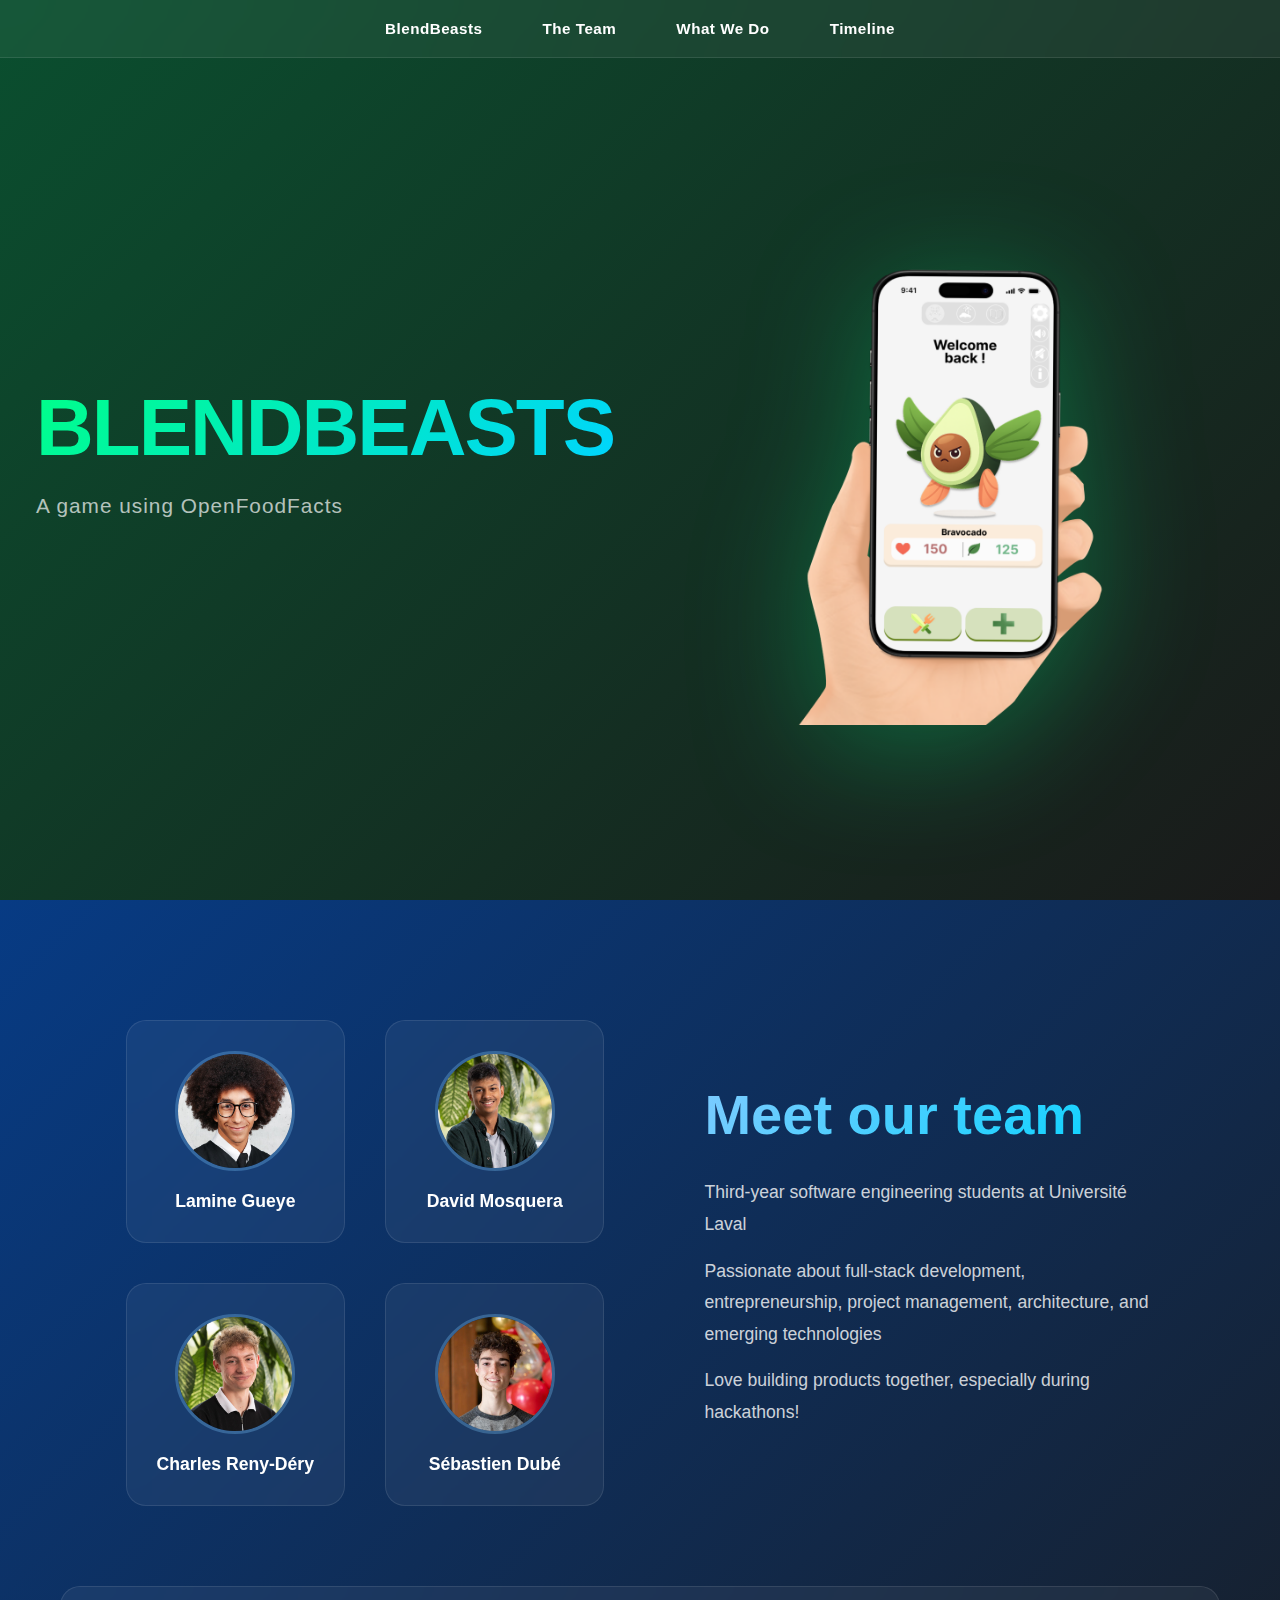
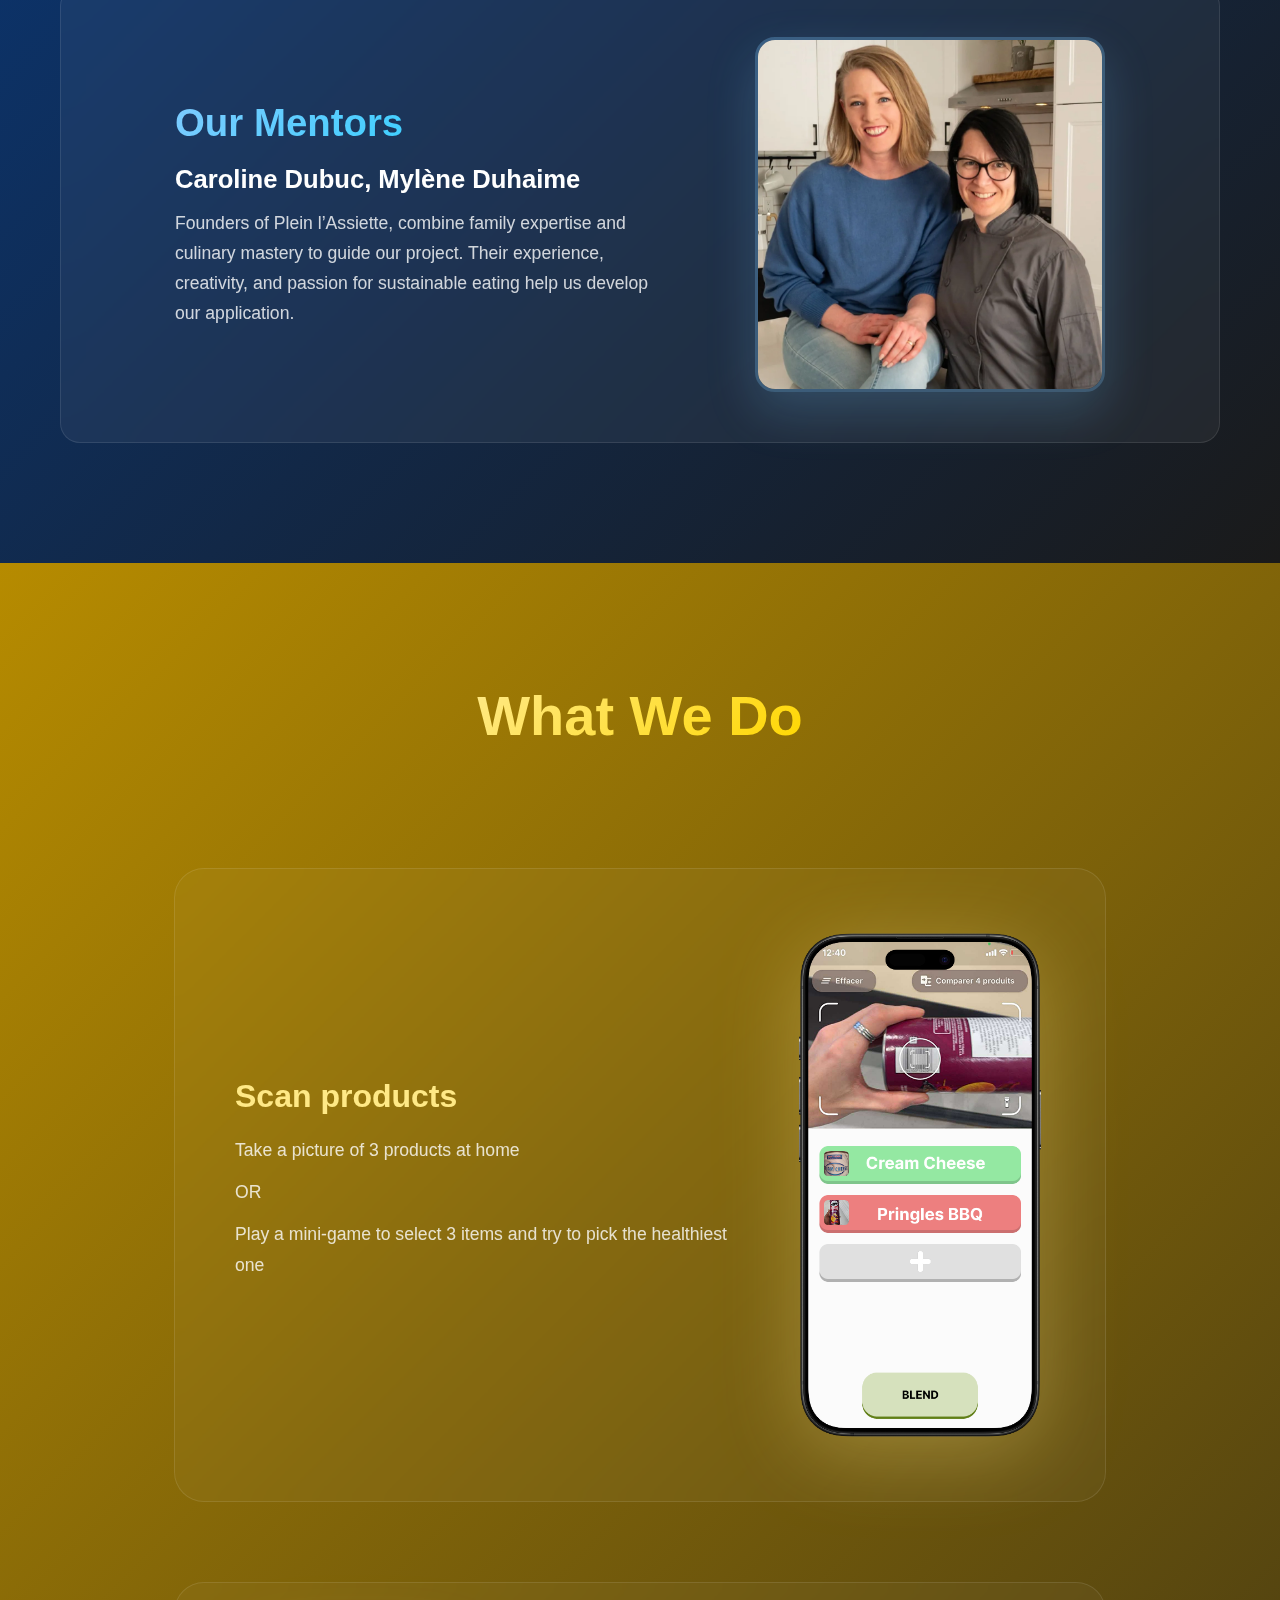
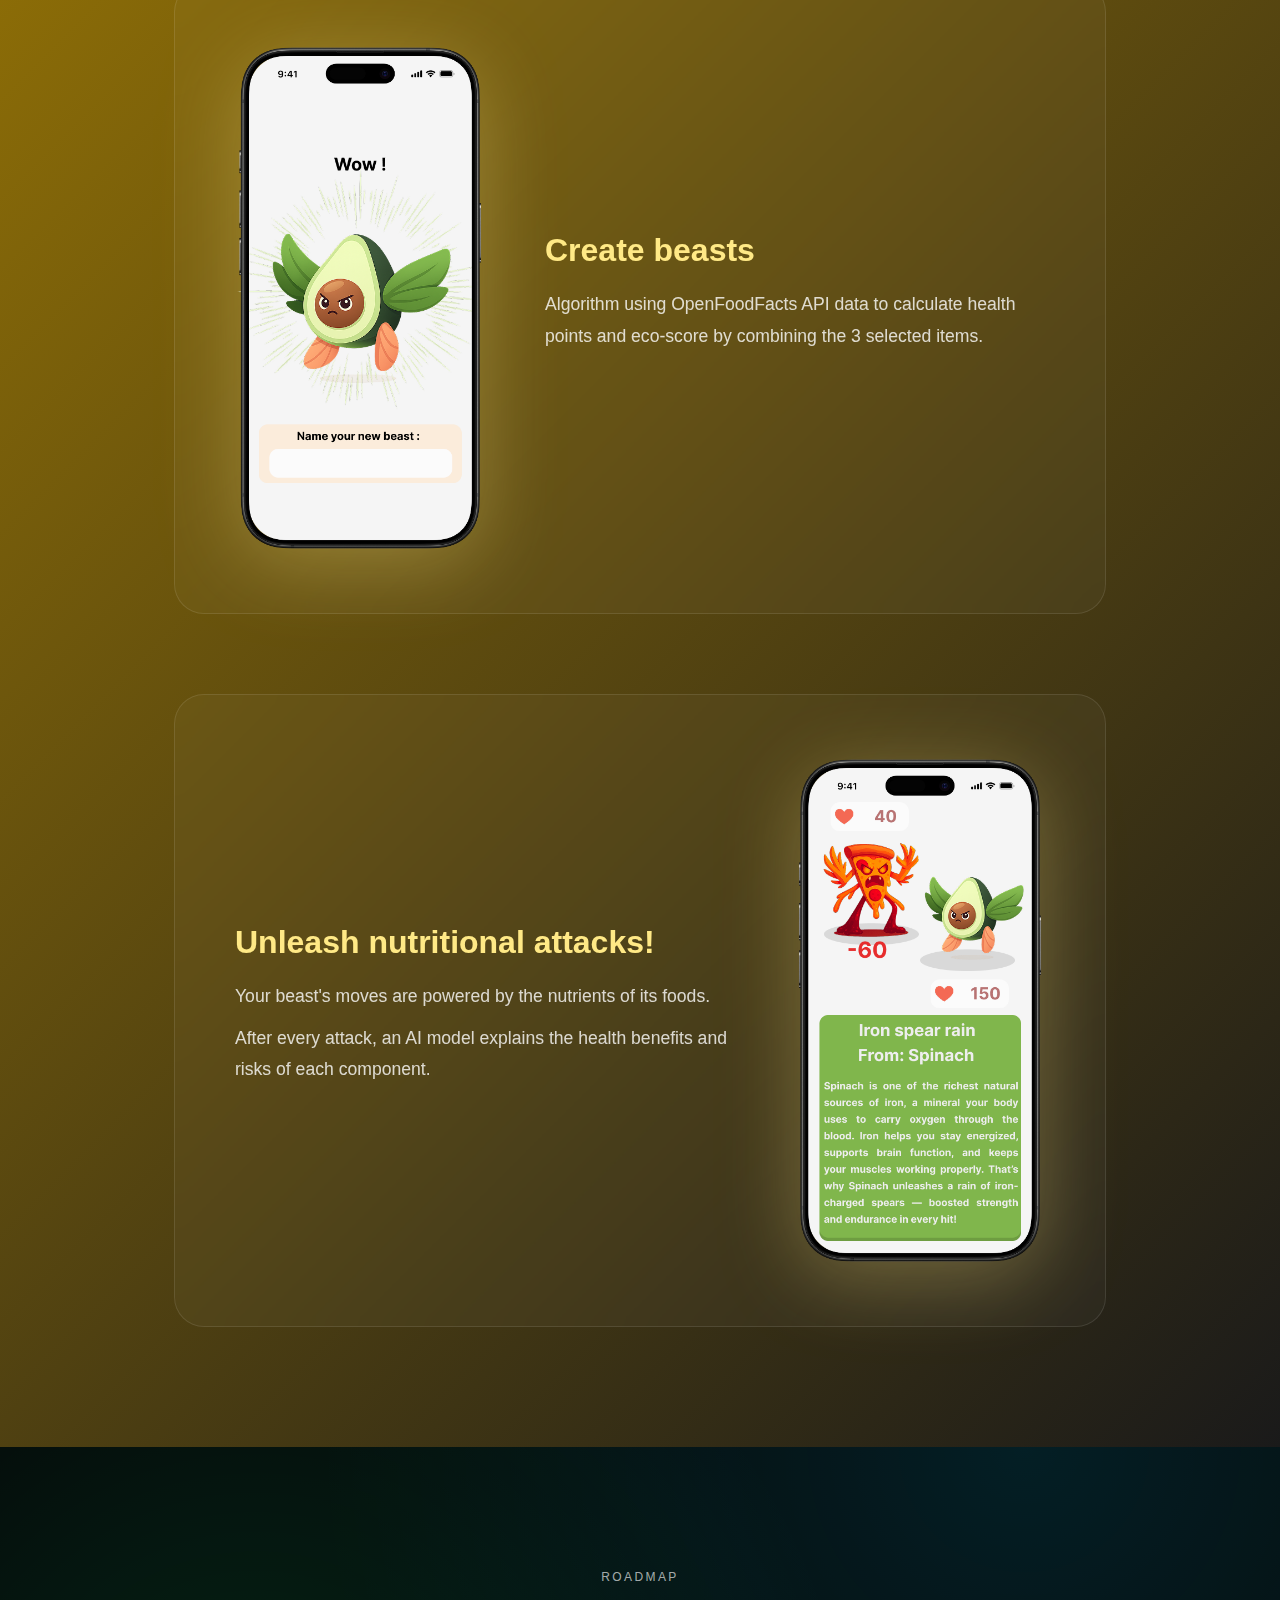
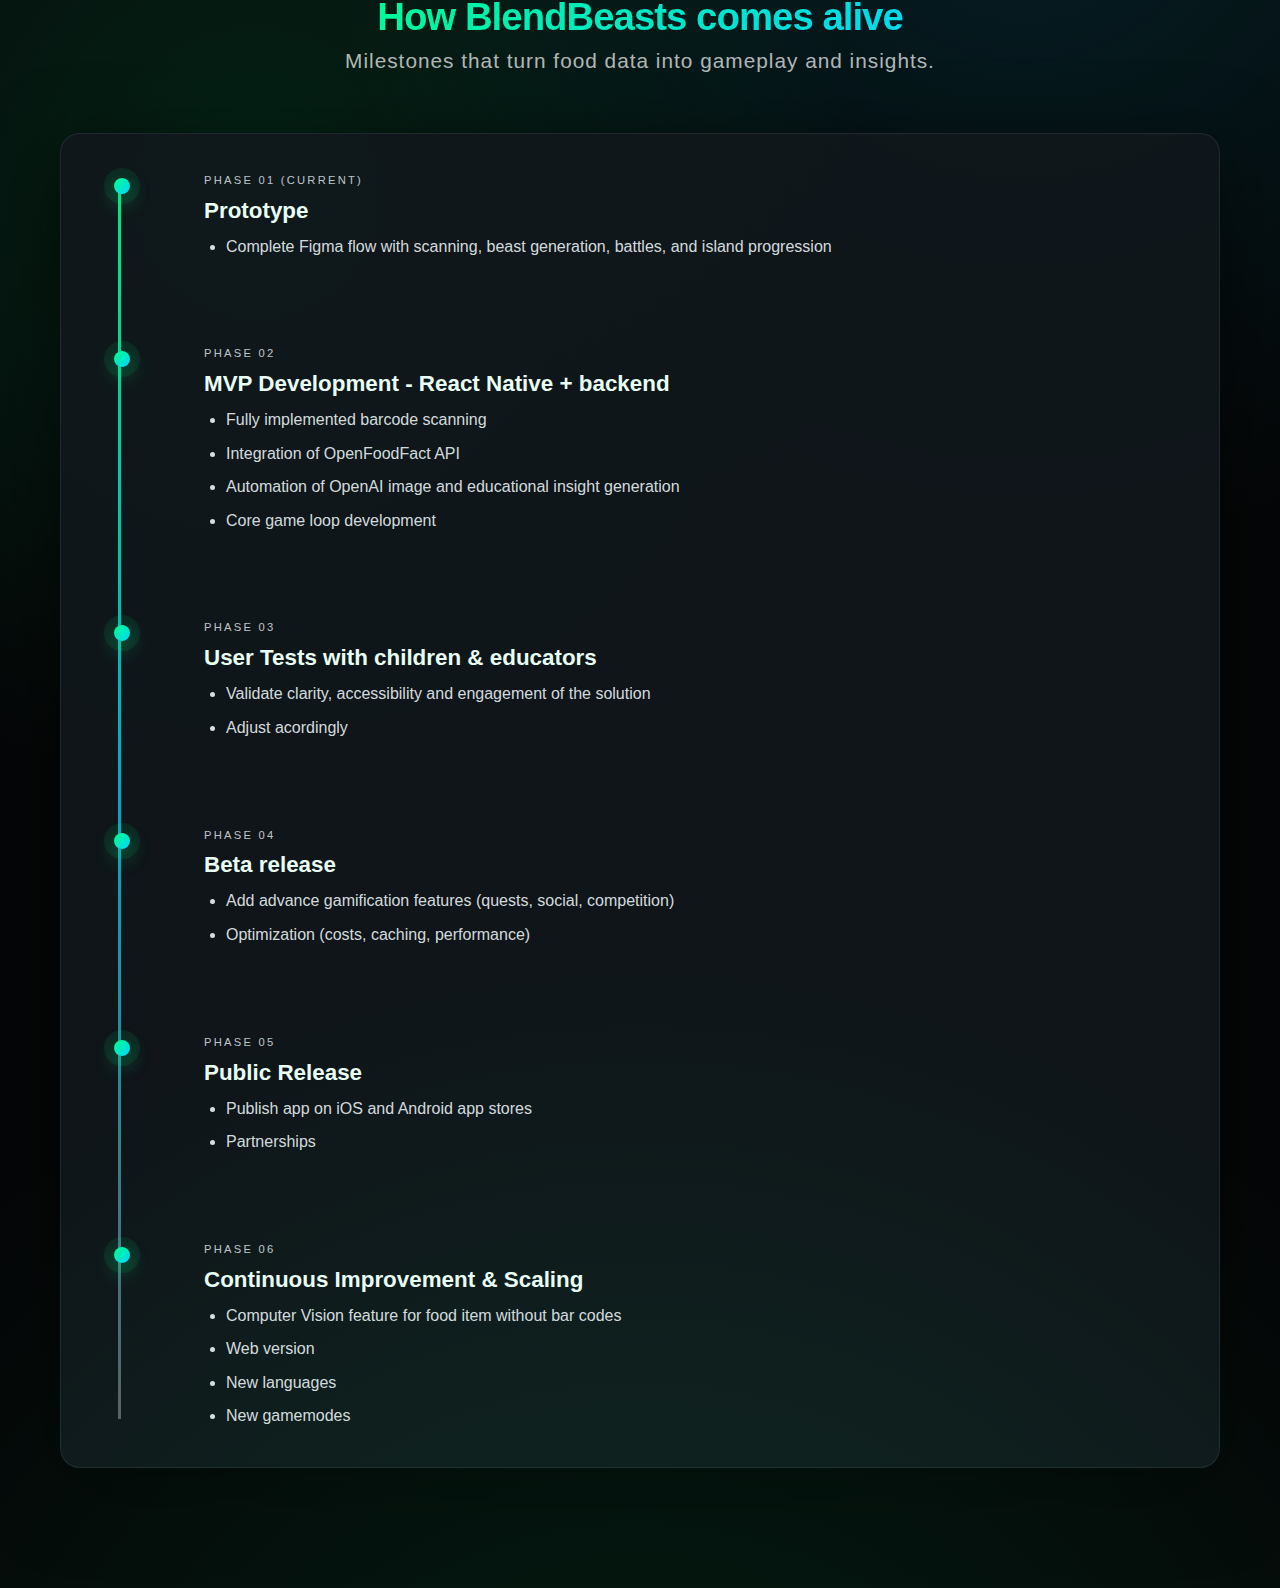
<file: Website/index.html>
<!DOCTYPE html>
<html lang="fr">
  <head>
    <meta charset="UTF-8" />
    <meta name="viewport" content="width=device-width, initial-scale=1.0" />
    <title>BlendBeasts - App Mobile</title>
    <link rel="stylesheet" href="timeline.css" />
    <style>
      * {
        margin: 0;
        padding: 0;
        box-sizing: border-box;
      }

      body {
        font-family: "Segoe UI", Tahoma, Geneva, Verdana, sans-serif;
        scroll-behavior: smooth;
        background: #0a0a0a;
        color: #fff;
        overflow-x: hidden;
      }

      /* Header moderne avec effet glassmorphism */
      header {
        position: fixed;
        top: 0;
        left: 0;
        right: 0;
        background: rgba(255, 255, 255, 0.05);
        backdrop-filter: blur(20px);
        border-bottom: 1px solid rgba(255, 255, 255, 0.1);
        padding: 20px 60px;
        display: flex;
        justify-content: center;
        gap: 60px;
        z-index: 1000;
        transition: all 0.3s ease;
      }

      header a {
        text-decoration: none;
        color: #fff;
        font-weight: 600;
        font-size: 0.95rem;
        letter-spacing: 0.5px;
        position: relative;
        transition: color 0.3s ease;
      }

      header a::after {
        content: "";
        position: absolute;
        bottom: -5px;
        left: 0;
        width: 0;
        height: 2px;
        background: linear-gradient(90deg, #00ff88, #00d4ff);
        transition: width 0.3s ease;
      }

      header a:hover {
        color: #00ff88;
      }

      header a:hover::after {
        width: 100%;
      }

      section {
        min-height: 100vh;
        display: flex;
        align-items: center;
        justify-content: center;
        padding: 120px 60px;
        position: relative;
      }

      /* Hero Section avec gradient animé */
      #main {
        background: linear-gradient(
          135deg,
          #0a4f2f 0%,
          #1a1a1a 50%,
          #0a4f2f 100%
        );
        background-size: 200% 200%;
        animation: gradientShift 15s ease infinite;
        display: flex;
        flex-direction: row;
        align-items: center;
        justify-content: center;
        gap: 80px;
        padding: 140px 60px;
      }

      @keyframes gradientShift {
        0% {
          background-position: 0% 50%;
        }
        50% {
          background-position: 100% 50%;
        }
        100% {
          background-position: 0% 50%;
        }
      }

      .main-text h1 {
        font-size: 5rem;
        font-weight: 800;
        background: linear-gradient(135deg, #00ff88, #00d4ff);
        -webkit-background-clip: text;
        -webkit-text-fill-color: transparent;
        background-clip: text;
        margin-bottom: 20px;
        letter-spacing: -2px;
        animation: fadeInUp 1s ease;
      }

      .subtitle {
        font-size: 1.3rem;
        color: rgba(255, 255, 255, 0.7);
        font-weight: 300;
        letter-spacing: 1px;
        animation: fadeInUp 1s ease 0.2s backwards;
      }

      @keyframes fadeInUp {
        from {
          opacity: 0;
          transform: translateY(30px);
        }
        to {
          opacity: 1;
          transform: translateY(0);
        }
      }

      .phone-img {
        width: 550px;
        height: auto;
        filter: drop-shadow(0 20px 60px rgba(0, 255, 136, 0.3));
        animation: float 6s ease-in-out infinite;
      }

      @keyframes float {
        0%,
        100% {
          transform: translateY(0px);
        }
        50% {
          transform: translateY(-20px);
        }
      }

      /* Team Section */
      #team {
        background: linear-gradient(
          135deg,
          #073b84 0%,
          #1a1a1a 50%,
          #073b84 100%
        );
        background-size: 200% 200%;
        animation: gradientShift 15s ease infinite;
        display: flex;
        flex-direction: column;
        align-items: center;
        justify-content: center;
        gap: 80px;
      }

      .team-row {
        display: flex;
        flex-direction: row;
        align-items: center;
        justify-content: center;
        gap: 100px;
        width: 100%;
        max-width: 1400px;
      }

      .team-text {
        max-width: 450px;
      }

      .team-text h1 {
        font-size: 3.5rem;
        font-weight: 800;
        margin-bottom: 30px;
        background: linear-gradient(135deg, #7ecbff, #00d4ff);
        -webkit-background-clip: text;
        -webkit-text-fill-color: transparent;
        background-clip: text;
      }

      .team-text p {
        font-size: 1.1rem;
        line-height: 1.8;
        color: rgba(255, 255, 255, 0.8);
        margin-bottom: 15px;
      }

      .team-grid {
        display: grid;
        grid-template-columns: repeat(2, 1fr);
        gap: 40px;
      }

      .mentor-row {
        display: flex;
        flex-direction: row;
        align-items: center;
        justify-content: center;
        gap: 80px;
        width: 100%;
        max-width: 1400px;
        padding: 50px;
        background: rgba(255, 255, 255, 0.05);
        border-radius: 20px;
        backdrop-filter: blur(10px);
        border: 1px solid rgba(255, 255, 255, 0.1);
        transition: all 0.3s ease;
      }

      .mentor-row:hover {
        transform: translateY(-10px);
        background: rgba(255, 255, 255, 0.08);
        border-color: rgba(126, 203, 255, 0.5);
        box-shadow: 0 20px 60px rgba(126, 203, 255, 0.2);
      }

      .mentor-text {
        flex: 1;
        max-width: 500px;
      }

      .mentor-text h2 {
        font-size: 2.4rem;
        font-weight: 800;
        margin-bottom: 20px;
        background: linear-gradient(135deg, #7ecbff, #00d4ff);
        -webkit-background-clip: text;
        -webkit-text-fill-color: transparent;
      }

      .mentor-text h3 {
        font-size: 1.6rem;
        margin-bottom: 15px;
        color: #fff;
        font-weight: 600;
      }

      .mentor-text p {
        font-size: 1.1rem;
        line-height: 1.7;
        color: rgba(255, 255, 255, 0.8);
      }

      .mentor-img {
        width: 350px;
        height: auto;
        border-radius: 20px;
        object-fit: cover;
        box-shadow: 0 20px 50px rgba(126, 203, 255, 0.2);
        border: 3px solid rgba(126, 203, 255, 0.3);
        transition: all 0.3s ease;
      }

      .mentor-row:hover .mentor-img {
        border-color: #7ecbff;
        box-shadow: 0 0 30px rgba(126, 203, 255, 0.5);
      }

      .member {
        display: flex;
        flex-direction: column;
        align-items: center;
        text-align: center;
        padding: 30px;
        background: rgba(255, 255, 255, 0.05);
        border-radius: 20px;
        backdrop-filter: blur(10px);
        border: 1px solid rgba(255, 255, 255, 0.1);
        transition: all 0.3s ease;
      }

      .member:hover {
        transform: translateY(-10px);
        background: rgba(255, 255, 255, 0.08);
        border-color: rgba(126, 203, 255, 0.5);
        box-shadow: 0 20px 60px rgba(126, 203, 255, 0.2);
      }

      .member img {
        width: 120px;
        height: 120px;
        border-radius: 50%;
        border: 3px solid rgba(126, 203, 255, 0.3);
        margin-bottom: 20px;
        transition: all 0.3s ease;
      }

      .member:hover img {
        border-color: #7ecbff;
        box-shadow: 0 0 30px rgba(126, 203, 255, 0.5);
      }

      .member p {
        font-weight: 600;
        font-size: 1.1rem;
        color: #fff;
      }

      /* What We Do Section */
      #what {
        background: linear-gradient(
          135deg,
          #b68b00 0%,
          #1a1a1a 50%,
          #b68b00 100%
        );
        background-size: 200% 200%;
        animation: gradientShift 15s ease infinite;
        display: flex;
        flex-direction: column;
        gap: 80px;
        padding: 120px 60px;
      }

      #what > h1 {
        font-size: 3.5rem;
        font-weight: 800;
        text-align: center;
        margin-bottom: 40px;
        background: linear-gradient(135deg, #ffe986, #ffd700);
        -webkit-background-clip: text;
        -webkit-text-fill-color: transparent;
        background-clip: text;
      }

      .sub {
        display: flex;
        flex-direction: row;
        align-items: center;
        justify-content: center;
        gap: 60px;
        padding: 60px;
        background: rgba(255, 255, 255, 0.03);
        border-radius: 30px;
        backdrop-filter: blur(10px);
        border: 1px solid rgba(255, 255, 255, 0.1);
        transition: all 0.3s ease;
      }

      .sub:hover {
        background: rgba(255, 255, 255, 0.05);
        transform: scale(1.02);
        box-shadow: 0 30px 80px rgba(255, 233, 134, 0.15);
      }

      .sub:nth-child(even) {
        flex-direction: row-reverse;
      }

      .sub img {
        width: 250px;
        height: auto;
        filter: drop-shadow(0 15px 40px rgba(255, 233, 134, 0.3));
      }

      .sub-text h1 {
        font-size: 2rem;
        font-weight: 700;
        margin-bottom: 20px;
        color: #ffe986;
      }

      .sub-text p {
        font-size: 1.1rem;
        line-height: 1.8;
        color: rgba(255, 255, 255, 0.8);
        max-width: 500px;
        margin-bottom: 10px;
      }

      /* Responsive */
      @media (max-width: 1024px) {
        header {
          padding: 20px 30px;
          gap: 40px;
        }

        section {
          padding: 100px 40px;
        }

        #main {
          flex-direction: column;
          gap: 50px;
          padding: 140px 40px 100px;
        }

        .main-text h1 {
          font-size: 3.5rem;
          text-align: center;
        }

        .subtitle {
          text-align: center;
        }

        .phone-img {
          width: 280px;
        }

        .team-row {
          flex-direction: column;
          gap: 60px;
        }

        .mentor-row {
          flex-direction: column;
          gap: 40px;
          padding: 40px;
        }

        .team-text {
          text-align: center;
        }

        .team-text h1 {
          font-size: 2.5rem;
        }

        .mentor-text {
          text-align: center;
        }

        .mentor-img {
          max-width: 300px;
        }

        #what > h1 {
          font-size: 2.5rem;
        }

        .sub {
          flex-direction: column !important;
          padding: 40px;
          gap: 40px;
        }

        .sub img {
          width: 200px;
        }

        .sub-text {
          text-align: center;
        }

        .sub-text h1 {
          font-size: 1.6rem;
        }
      }

      @media (max-width: 768px) {
        header {
          padding: 15px 20px;
          gap: 30px;
        }

        header a {
          font-size: 0.85rem;
        }

        section {
          padding: 80px 20px;
        }

        #main {
          padding: 120px 20px 80px;
        }

        .main-text h1 {
          font-size: 2.5rem;
        }

        .subtitle {
          font-size: 1rem;
        }

        .phone-img {
          width: 220px;
        }

        .team-grid {
          gap: 20px;
        }

        .member {
          padding: 20px;
        }

        .member img {
          width: 100px;
          height: 100px;
        }

        .team-text h1 {
          font-size: 2rem;
        }

        .team-text p {
          font-size: 1rem;
        }

        .mentor-row {
          padding: 30px 20px;
        }

        .mentor-text h2 {
          font-size: 2rem;
        }

        #what > h1 {
          font-size: 2rem;
        }

        .sub {
          padding: 30px 20px;
        }

        .sub img {
          width: 160px;
        }

        .sub-text h1 {
          font-size: 1.4rem;
        }

        .sub-text p {
          font-size: 1rem;
        }
      }
  </style>
  </head>
  <body>
    <header>
      <a href="#main">BlendBeasts</a>
      <a href="#team">The Team</a>
      <a href="#what">What We Do</a>
      <a href="#timeline">Timeline</a>
    </header>

    <section id="main">
      <div class="main-text">
        <h1>BLENDBEASTS</h1>
        <p class="subtitle">A game using OpenFoodFacts</p>
      </div>
      <img src="assets/cellphoneMain.png" alt="Téléphone" class="phone-img" />
    </section>

    <section id="team">
      <div class="team-row">
        <div class="team-grid">
          <div class="member">
            <img src="assets/member1.jpg" alt="Member 1" />
            <p>Lamine Gueye</p>
          </div>
          <div class="member">
            <img src="assets/member2.jpg" alt="Member 2" />
            <p>David Mosquera</p>
          </div>
          <div class="member">
            <img src="assets/member3.jpg" alt="Member 3" />
            <p>Charles Reny-Déry</p>
          </div>
          <div class="member">
            <img src="assets/member4.jpg" alt="Member 4" />
            <p>Sébastien Dubé</p>
          </div>
        </div>

        <div class="team-text">
          <h1>Meet our team</h1>
          <p>Third-year software engineering students at Université Laval</p>
          <p>
            Passionate about full-stack development, entrepreneurship, project
            management, architecture, and emerging technologies
          </p>
          <p>Love building products together, especially during hackathons!</p>
        </div>
      </div>

      <div class="mentor-row">
        <div class="mentor-text">
          <h2>Our Mentors</h2>
          <h3>Caroline Dubuc, Mylène Duhaime</h3>
          <p>
            Founders of Plein l’Assiette, combine family expertise and culinary mastery to guide our project. Their experience, creativity, and passion for sustainable eating help us develop our application.
          </p>
        </div>
    
        <img src="assets/mentors.png" alt="Mentor" class="mentor-img" />
      </div>
    </section>

    <section id="what">
      <h1>What We Do</h1>

      <div class="sub">
        <img src="assets/cellphone1.png" alt="Create" />
        <div class="sub-text">
          <h1>Scan products</h1>
          <p>Take a picture of 3 products at home</p>
          <p>OR</p>
          <p>
            Play a mini-game to select 3 items and try to pick the healthiest
            one
          </p>
        </div>
      </div>

      <div class="sub">
        <img src="assets/cellphone2.png" alt="Create" />
        <div class="sub-text">
          <h1>Create beasts</h1>
          <p>
            Algorithm using OpenFoodFacts API data to calculate health points
            and eco-score by combining the 3 selected items.
          </p>
        </div>
      </div>

      <div class="sub">
        <img src="assets/cellphone3.png" alt="Create" />
        <div class="sub-text">
          <h1>Unleash nutritional attacks!</h1>
          <p>Your beast's moves are powered by the nutrients of its foods.</p>
          <p>
            After every attack, an AI model explains the health benefits and
            risks of each component.
          </p>
        </div>
      </div>
    </section>

    <section id="timeline" class="timeline-section">
      <div class="timeline-header">
        <p class="eyebrow">Roadmap</p>
        <h1>How BlendBeasts comes alive</h1>
        <p class="subtitle">
          Milestones that turn food data into gameplay and insights.
        </p>
      </div>

      <div class="timeline-card">
        <div class="timeline">
          <div id="timeline-items"></div>
        </div>
      </div>
    </section>

    <script>
      // Timeline data is centralized here so items can be added/removed easily.
      const timelineEvents = [
        {
          eyebrow: 'Phase 01 (Current)',
          title: 'Prototype',
          copy:
            '-- Complete Figma flow with scanning, beast generation, battles, and island progression',
        },
        {
          eyebrow: 'Phase 02',
          title: ' MVP Development - React Native + backend',
          copy:
            'Fully implemented barcode scanning -- Integration of OpenFoodFact API -- Automation of OpenAI image and educational insight generation -- Core game loop development',
        },
        {
          eyebrow: 'Phase 03',
          title: 'User Tests with children & educators',
          copy:
            'Validate clarity, accessibility and engagement of the solution -- Adjust acordingly',
        },
        {
          eyebrow: 'Phase 04',
          title: 'Beta release',
          copy:
            'Add advance gamification features (quests, social, competition) -- Optimization (costs, caching, performance)',
        },
        {
          eyebrow: 'Phase 05',
          title: 'Public Release',
          copy:
            'Publish app on iOS and Android app stores -- Partnerships',
        },
        {
          eyebrow: 'Phase 06',
          title: 'Continuous Improvement & Scaling',
          copy:
            'Computer Vision feature for food item without bar codes -- Web version -- New languages -- New gamemodes',
        }
      ];

      const timelineList = document.getElementById('timeline-items');
      timelineList.innerHTML = timelineEvents
        .map(
          (item) => {
            const bullets = item.copy
              .split('--')
              .map((entry) => entry.trim())
              .filter(Boolean);
            const bulletList = bullets
              .map((entry) => `<li>${entry}</li>`)
              .join('');

            return `
        <div class="timeline-item">
          <div class="timeline-node"></div>
          <div>
            <p class="eyebrow">${item.eyebrow}</p>
            <h2>${item.title}</h2>
            <ul class="timeline-list">
              ${bulletList}
            </ul>
          </div>
        </div>
      `;
          }
        )
        .join('');
    </script>
  </body>
</html>
</file>
<file: timeline.css>
/* Timeline styles extracted for clarity */
:root {
  --timeline-surface: rgba(17, 23, 28, 0.9);
  --timeline-border: rgba(255, 255, 255, 0.08);
  --timeline-glow: rgba(0, 255, 136, 0.4);
  --timeline-accent: linear-gradient(135deg, #00ff88, #00d4ff);
}

.timeline-section {
  position: relative;
  display: block; /* override base section flex row to stack content */
  background: radial-gradient(circle at 20% 20%, rgba(0, 255, 136, 0.12), transparent 35%),
    radial-gradient(circle at 80% 0%, rgba(0, 212, 255, 0.12), transparent 35%),
    #050607;
  padding: 120px 60px;
  overflow: hidden;
}

.timeline-section::after {
  content: '';
  position: absolute;
  inset: 0;
  background: radial-gradient(circle at 50% 120%, rgba(0, 255, 136, 0.1), transparent 45%);
  pointer-events: none;
}

.timeline-header {
  text-align: center;
  max-width: 720px;
  margin: 0 auto 60px auto;
}

.timeline-header h1 {
  font-size: clamp(2.2rem, 3vw, 3rem);
  letter-spacing: -1px;
  margin: 10px 0;
  background: var(--timeline-accent);
  -webkit-background-clip: text;
  -webkit-text-fill-color: transparent;
  background-clip: text;
}

.eyebrow {
  display: inline-block;
  text-transform: uppercase;
  letter-spacing: 0.2em;
  font-size: 0.75rem;
  color: rgba(255, 255, 255, 0.65);
}

.timeline .eyebrow {
  font-size: 0.7rem;
}

.timeline .subtitle {
  color: rgba(255, 255, 255, 0.75);
}

.timeline {
  position: relative;
  --timeline-gap: 72px;
  max-width: 1100px;
  width: 100%;
  margin: 0 auto;
  display: block;
  z-index: 2;
}

#timeline-items {
  display: grid;
  gap: var(--timeline-gap);
}

.timeline-card {
  position: relative;
  margin: 0 auto;
  max-width: 1200px;
  background: var(--timeline-surface);
  border: 1px solid var(--timeline-border);
  border-radius: 20px;
  padding: 30px 24px 32px;
  box-shadow: 0 20px 80px rgba(0, 0, 0, 0.55);
}

.timeline::before {
  content: '';
  position: absolute;
  left: 28px;
  top: 16px; /* start at the center of the first node */
  bottom: 16px; /* end at the center of the last node */
  width: 3px;
  background: linear-gradient(180deg, #00ff88 0%, rgba(0, 212, 255, 0.85) 50%, rgba(255, 255, 255, 0.35) 100%);
  opacity: 0.9;
  z-index: 4; /* keep the spine above card backgrounds */
  pointer-events: none;
}

.timeline-item {
  position: relative;
  display: grid;
  grid-template-columns: 80px 1fr;
  gap: 22px;
  padding: 6px 12px;
  border-radius: 12px;
  z-index: 5;
}

.timeline-item h2 {
  margin: 8px 0 6px 0;
  font-size: 1.4rem;
  color: #e8fef5;
}

.timeline-item p {
  margin: 0;
  color: rgba(235, 244, 247, 0.8);
  line-height: 1.6;
}

.timeline-list {
  margin: 10px 0 0;
  padding-left: 22px;
  display: grid;
  gap: 8px;
  color: rgba(235, 244, 247, 0.9);
}

.timeline-list li {
  line-height: 1.6;
}

.timeline-node {
  position: relative;
  width: 56px;
  height: 100%;
  display: flex;
  align-items: flex-start;
  justify-content: center;
  z-index: 6;
}

.timeline-node::before {
  content: '';
  position: absolute;
  top: 8px;
  left: 12px;
  width: 16px;
  height: 16px;
  border-radius: 50%;
  background: var(--timeline-accent);
  box-shadow: 0 0 0 10px rgba(0, 255, 136, 0.08), 0 8px 20px var(--timeline-glow);
  z-index: 7;
}

@media (max-width: 900px) {
  .timeline-section {
    padding: 100px 28px;
  }

  .timeline::before {
    left: 20px;
  }

  .timeline-item {
    grid-template-columns: 60px 1fr;
    padding: 20px;
  }
}

@media (max-width: 640px) {
  .timeline {
    gap: 18px;
  }

  .timeline::before {
    left: 16px;
  }

  .timeline-item {
    grid-template-columns: 50px 1fr;
    padding: 18px;
  }

  .timeline-item h2 {
    font-size: 1.2rem;
  }
}
</file>
<file: docs/timeline.css>
/* Timeline styles extracted for clarity */
:root {
  --timeline-surface: rgba(17, 23, 28, 0.9);
  --timeline-border: rgba(255, 255, 255, 0.08);
  --timeline-glow: rgba(0, 255, 136, 0.4);
  --timeline-accent: linear-gradient(135deg, #00ff88, #00d4ff);
}

.timeline-section {
  position: relative;
  display: block; /* override base section flex row to stack content */
  background: radial-gradient(circle at 20% 20%, rgba(0, 255, 136, 0.12), transparent 35%),
    radial-gradient(circle at 80% 0%, rgba(0, 212, 255, 0.12), transparent 35%),
    #050607;
  padding: 120px 60px;
  overflow: hidden;
}

.timeline-section::after {
  content: '';
  position: absolute;
  inset: 0;
  background: radial-gradient(circle at 50% 120%, rgba(0, 255, 136, 0.1), transparent 45%);
  pointer-events: none;
}

.timeline-header {
  text-align: center;
  max-width: 720px;
  margin: 0 auto 60px auto;
}

.timeline-header h1 {
  font-size: clamp(2.2rem, 3vw, 3rem);
  letter-spacing: -1px;
  margin: 10px 0;
  background: var(--timeline-accent);
  -webkit-background-clip: text;
  -webkit-text-fill-color: transparent;
  background-clip: text;
}

.eyebrow {
  display: inline-block;
  text-transform: uppercase;
  letter-spacing: 0.2em;
  font-size: 0.75rem;
  color: rgba(255, 255, 255, 0.65);
}

.timeline .eyebrow {
  font-size: 0.7rem;
}

.timeline .subtitle {
  color: rgba(255, 255, 255, 0.75);
}

.timeline {
  position: relative;
  --timeline-gap: 72px;
  max-width: 1100px;
  width: 100%;
  margin: 0 auto;
  display: block;
  z-index: 2;
}

#timeline-items {
  display: grid;
  gap: var(--timeline-gap);
}

.timeline-card {
  position: relative;
  margin: 0 auto;
  max-width: 1200px;
  background: var(--timeline-surface);
  border: 1px solid var(--timeline-border);
  border-radius: 20px;
  padding: 30px 24px 32px;
  box-shadow: 0 20px 80px rgba(0, 0, 0, 0.55);
}

.timeline::before {
  content: '';
  position: absolute;
  left: 28px;
  top: 16px; /* start at the center of the first node */
  bottom: 16px; /* end at the center of the last node */
  width: 3px;
  background: linear-gradient(180deg, #00ff88 0%, rgba(0, 212, 255, 0.85) 50%, rgba(255, 255, 255, 0.35) 100%);
  opacity: 0.9;
  z-index: 4; /* keep the spine above card backgrounds */
  pointer-events: none;
}

.timeline-item {
  position: relative;
  display: grid;
  grid-template-columns: 80px 1fr;
  gap: 22px;
  padding: 6px 12px;
  border-radius: 12px;
  z-index: 5;
}

.timeline-item h2 {
  margin: 8px 0 6px 0;
  font-size: 1.4rem;
  color: #e8fef5;
}

.timeline-item p {
  margin: 0;
  color: rgba(235, 244, 247, 0.8);
  line-height: 1.6;
}

.timeline-list {
  margin: 10px 0 0;
  padding-left: 22px;
  display: grid;
  gap: 8px;
  color: rgba(235, 244, 247, 0.9);
}

.timeline-list li {
  line-height: 1.6;
}

.timeline-node {
  position: relative;
  width: 56px;
  height: 100%;
  display: flex;
  align-items: flex-start;
  justify-content: center;
  z-index: 6;
}

.timeline-node::before {
  content: '';
  position: absolute;
  top: 8px;
  left: 12px;
  width: 16px;
  height: 16px;
  border-radius: 50%;
  background: var(--timeline-accent);
  box-shadow: 0 0 0 10px rgba(0, 255, 136, 0.08), 0 8px 20px var(--timeline-glow);
  z-index: 7;
}

@media (max-width: 900px) {
  .timeline-section {
    padding: 100px 28px;
  }

  .timeline::before {
    left: 20px;
  }

  .timeline-item {
    grid-template-columns: 60px 1fr;
    padding: 20px;
  }
}

@media (max-width: 640px) {
  .timeline {
    gap: 18px;
  }

  .timeline::before {
    left: 16px;
  }

  .timeline-item {
    grid-template-columns: 50px 1fr;
    padding: 18px;
  }

  .timeline-item h2 {
    font-size: 1.2rem;
  }
}
</file>
<file: Website/timeline.css>
/* Timeline styles extracted for clarity */
:root {
  --timeline-surface: rgba(17, 23, 28, 0.9);
  --timeline-border: rgba(255, 255, 255, 0.08);
  --timeline-glow: rgba(0, 255, 136, 0.4);
  --timeline-accent: linear-gradient(135deg, #00ff88, #00d4ff);
}

.timeline-section {
  position: relative;
  display: block; /* override base section flex row to stack content */
  background: radial-gradient(circle at 20% 20%, rgba(0, 255, 136, 0.12), transparent 35%),
    radial-gradient(circle at 80% 0%, rgba(0, 212, 255, 0.12), transparent 35%),
    #050607;
  padding: 120px 60px;
  overflow: hidden;
}

.timeline-section::after {
  content: '';
  position: absolute;
  inset: 0;
  background: radial-gradient(circle at 50% 120%, rgba(0, 255, 136, 0.1), transparent 45%);
  pointer-events: none;
}

.timeline-header {
  text-align: center;
  max-width: 720px;
  margin: 0 auto 60px auto;
}

.timeline-header h1 {
  font-size: clamp(2.2rem, 3vw, 3rem);
  letter-spacing: -1px;
  margin: 10px 0;
  background: var(--timeline-accent);
  -webkit-background-clip: text;
  -webkit-text-fill-color: transparent;
  background-clip: text;
}

.eyebrow {
  display: inline-block;
  text-transform: uppercase;
  letter-spacing: 0.2em;
  font-size: 0.75rem;
  color: rgba(255, 255, 255, 0.65);
}

.timeline .eyebrow {
  font-size: 0.7rem;
}

.timeline .subtitle {
  color: rgba(255, 255, 255, 0.75);
}

.timeline {
  position: relative;
  --timeline-gap: 72px;
  max-width: 1100px;
  width: 100%;
  margin: 0 auto;
  display: block;
  z-index: 2;
}

#timeline-items {
  display: grid;
  gap: var(--timeline-gap);
}

.timeline-card {
  position: relative;
  margin: 0 auto;
  max-width: 1200px;
  background: var(--timeline-surface);
  border: 1px solid var(--timeline-border);
  border-radius: 20px;
  padding: 30px 24px 32px;
  box-shadow: 0 20px 80px rgba(0, 0, 0, 0.55);
}

.timeline::before {
  content: '';
  position: absolute;
  left: 28px;
  top: 16px; /* start at the center of the first node */
  bottom: 16px; /* end at the center of the last node */
  width: 3px;
  background: linear-gradient(180deg, #00ff88 0%, rgba(0, 212, 255, 0.85) 50%, rgba(255, 255, 255, 0.35) 100%);
  opacity: 0.9;
  z-index: 4; /* keep the spine above card backgrounds */
  pointer-events: none;
}

.timeline-item {
  position: relative;
  display: grid;
  grid-template-columns: 80px 1fr;
  gap: 22px;
  padding: 6px 12px;
  border-radius: 12px;
  z-index: 5;
}

.timeline-item h2 {
  margin: 8px 0 6px 0;
  font-size: 1.4rem;
  color: #e8fef5;
}

.timeline-item p {
  margin: 0;
  color: rgba(235, 244, 247, 0.8);
  line-height: 1.6;
}

.timeline-list {
  margin: 10px 0 0;
  padding-left: 22px;
  display: grid;
  gap: 8px;
  color: rgba(235, 244, 247, 0.9);
}

.timeline-list li {
  line-height: 1.6;
}

.timeline-node {
  position: relative;
  width: 56px;
  height: 100%;
  display: flex;
  align-items: flex-start;
  justify-content: center;
  z-index: 6;
}

.timeline-node::before {
  content: '';
  position: absolute;
  top: 8px;
  left: 12px;
  width: 16px;
  height: 16px;
  border-radius: 50%;
  background: var(--timeline-accent);
  box-shadow: 0 0 0 10px rgba(0, 255, 136, 0.08), 0 8px 20px var(--timeline-glow);
  z-index: 7;
}

@media (max-width: 900px) {
  .timeline-section {
    padding: 100px 28px;
  }

  .timeline::before {
    left: 20px;
  }

  .timeline-item {
    grid-template-columns: 60px 1fr;
    padding: 20px;
  }
}

@media (max-width: 640px) {
  .timeline {
    gap: 18px;
  }

  .timeline::before {
    left: 16px;
  }

  .timeline-item {
    grid-template-columns: 50px 1fr;
    padding: 18px;
  }

  .timeline-item h2 {
    font-size: 1.2rem;
  }
}
</file>
